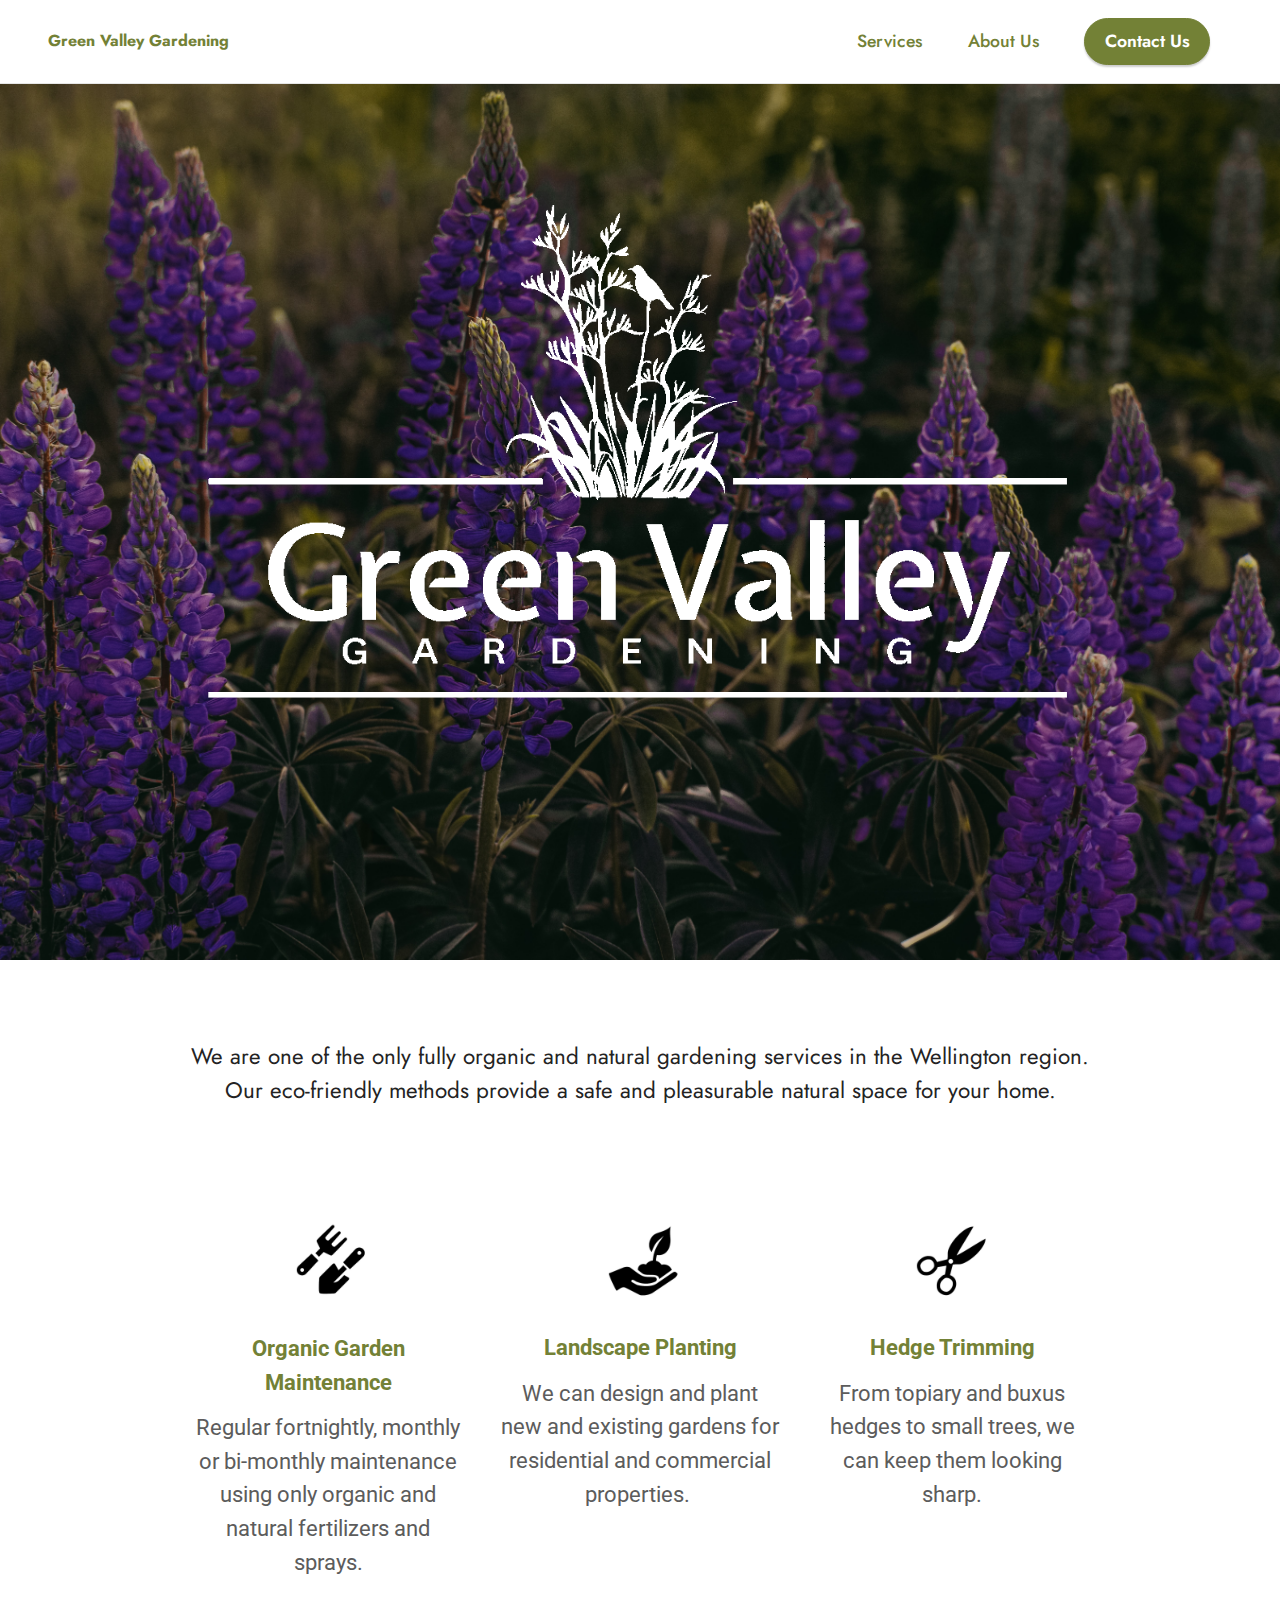
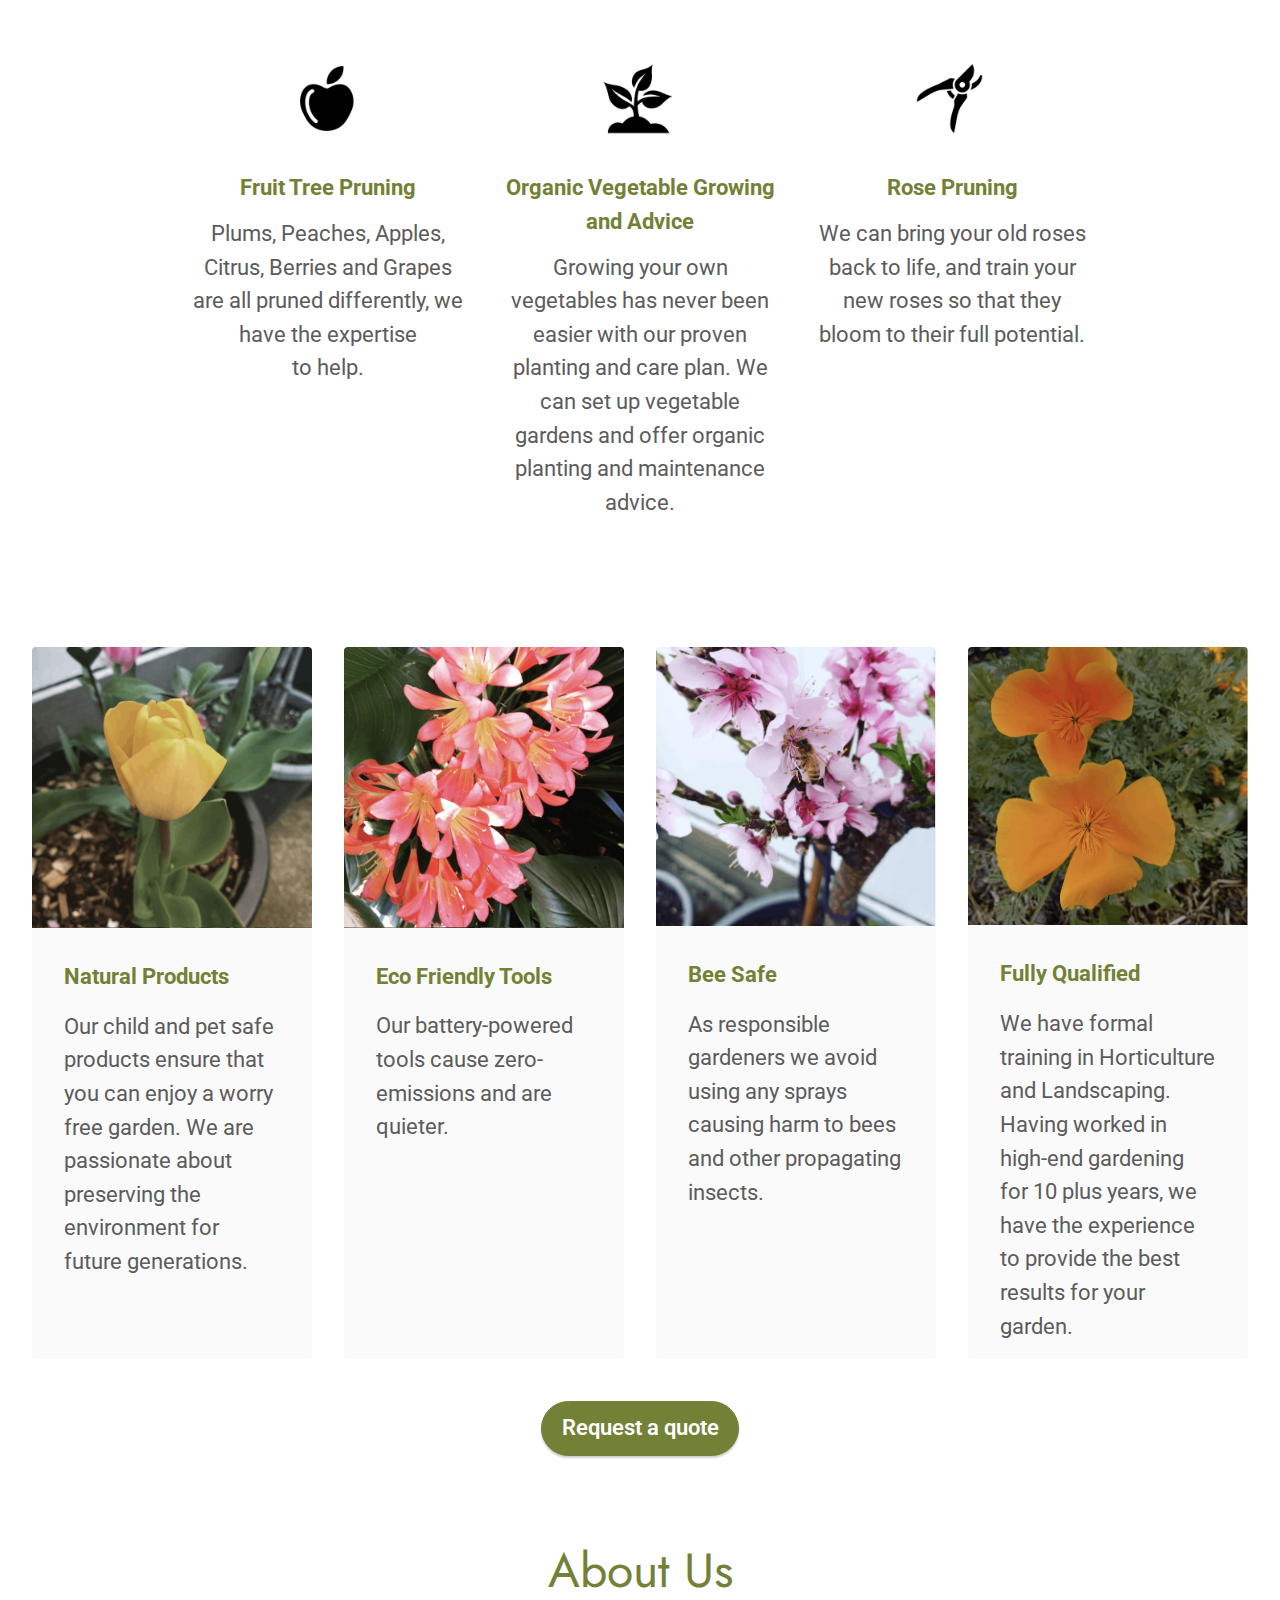
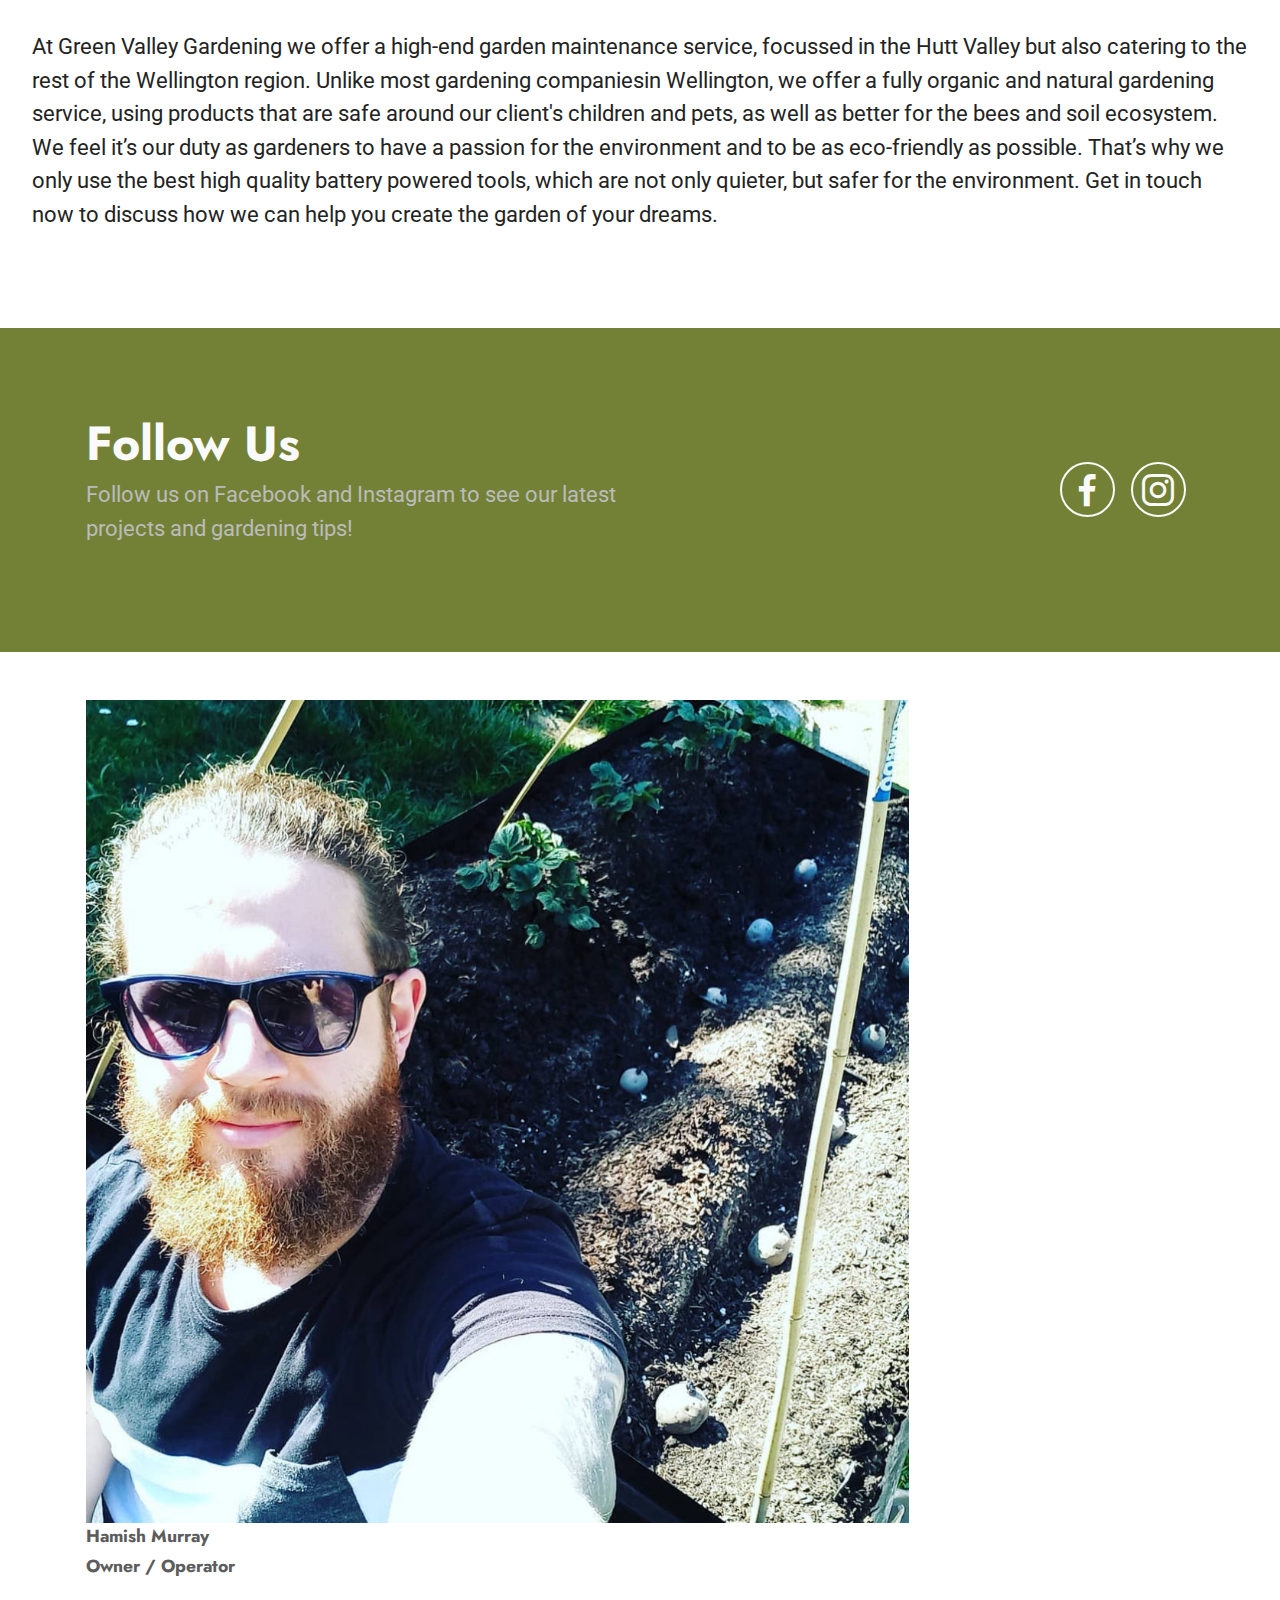
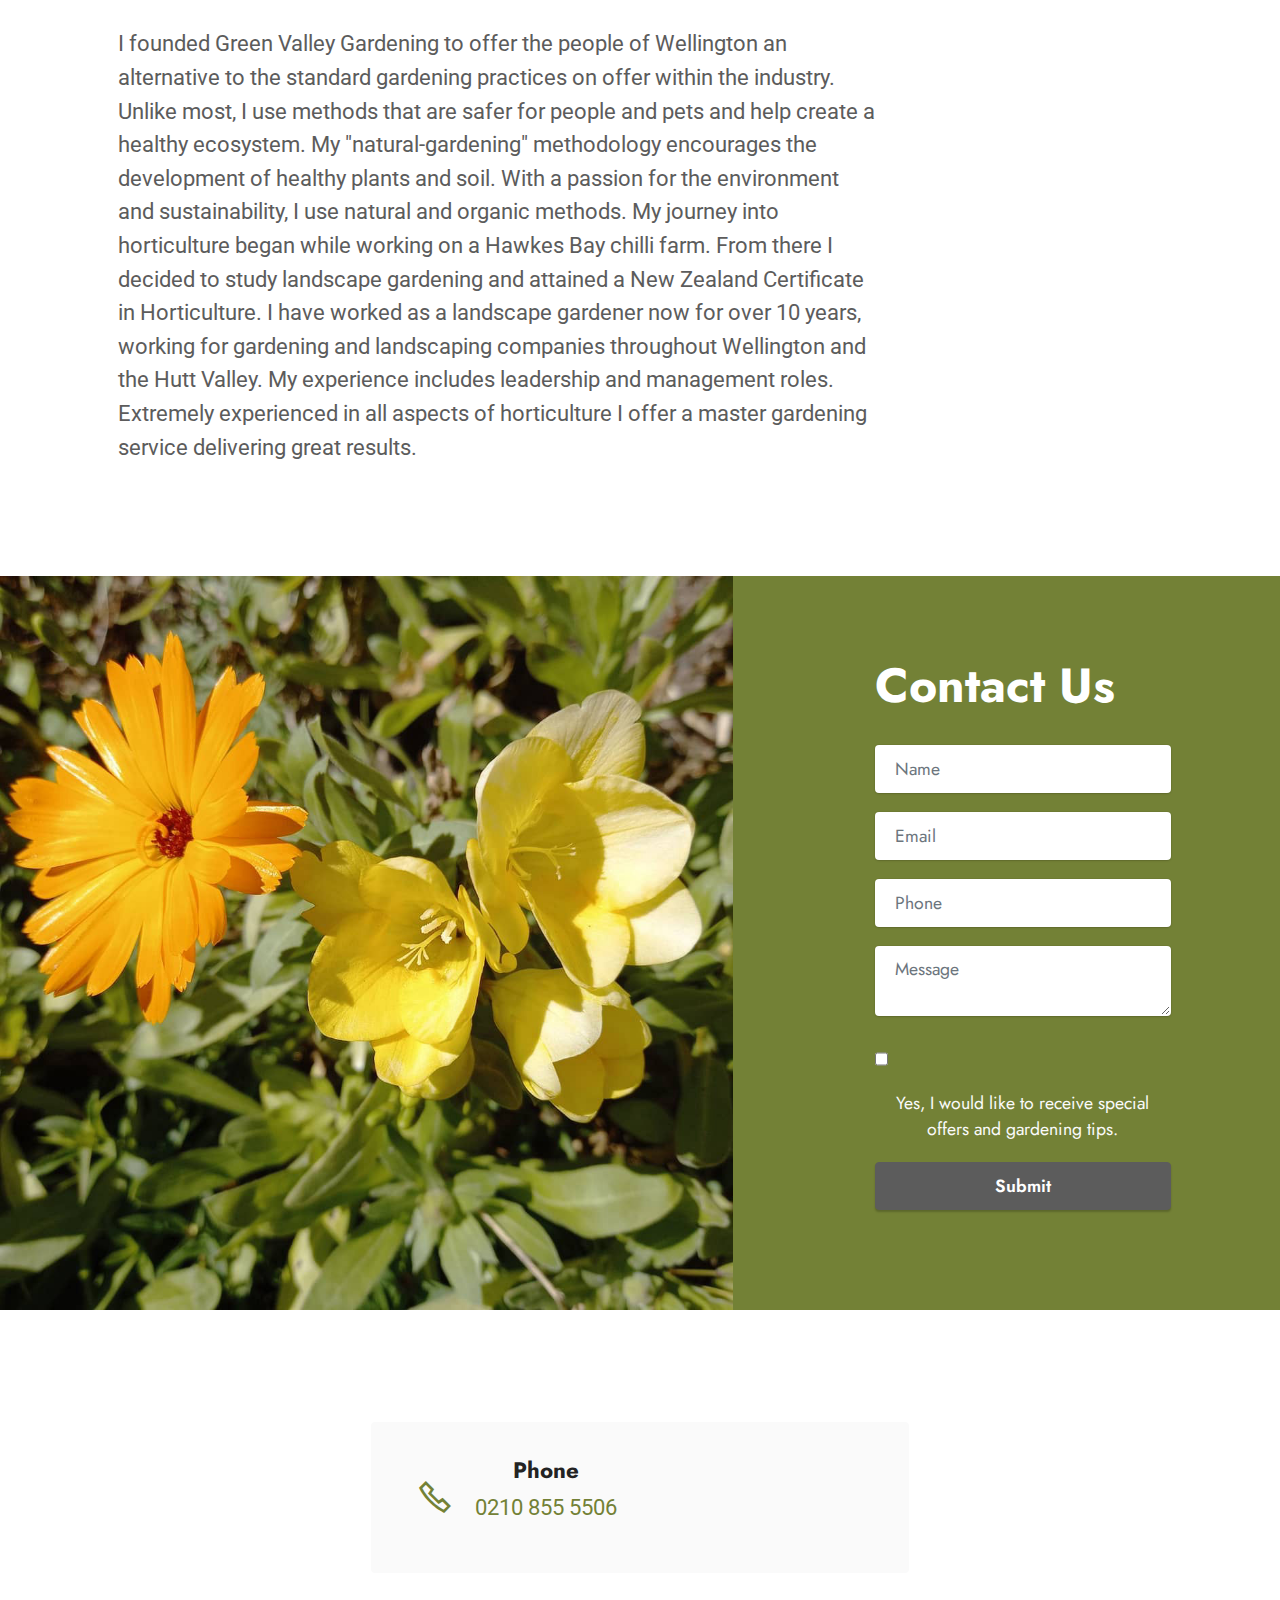
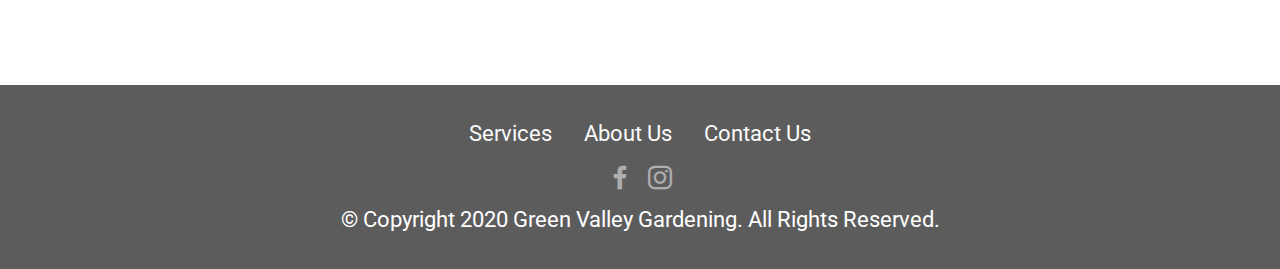
<file: index.html>
<!DOCTYPE html>
<html>
<head>
    <meta charset="UTF-8">
    <meta http-equiv="X-UA-Compatible" content="IE=edge">
    <meta name="viewport" content="width=device-width, initial-scale=1, minimum-scale=1">
    <link rel="shortcut icon" href="assets/images/greenvalleygardening-logo-121x121.jpg" type="image/x-icon">
    <meta name="description" content="">

    <title>Green Valley Gardening - Home Page</title>
    <link rel="stylesheet" href="assets/web/assets/mobirise-icons2/mobirise2.css">
    <link rel="stylesheet" href="assets/tether/tether.min.css">
    <link rel="stylesheet" href="assets/bootstrap/css/bootstrap.min.css">
    <link rel="stylesheet" href="assets/bootstrap/css/bootstrap-grid.min.css">
    <link rel="stylesheet" href="assets/bootstrap/css/bootstrap-reboot.min.css">
    <link rel="stylesheet" href="assets/dropdown/css/style.css">
    <link rel="stylesheet" href="assets/formstyler/jquery.formstyler.css">
    <link rel="stylesheet" href="assets/formstyler/jquery.formstyler.theme.css">
    <link rel="stylesheet" href="assets/datepicker/jquery.datetimepicker.min.css">
    <link rel="stylesheet" href="assets/socicon/css/styles.css">
    <link rel="stylesheet" href="assets/theme/css/style.css">
    <link rel="preload" as="style" href="assets/mobirise/css/mbr-additional.css">
    <link rel="stylesheet" href="assets/mobirise/css/mbr-additional2.css" type="text/css">
</head>

<body>
    <section class="menu cid-s48OLK6784" once="menu" id="menu1-h">
        <nav class="navbar navbar-dropdown navbar-fixed-top navbar-expand-lg">
            <div class="container-fluid">
                <div class="navbar-brand">
                    <span class="navbar-caption-wrap"><a class="navbar-caption text-primary display-4" href="">Green Valley Gardening</a></span>
                </div>
                <button class="navbar-toggler" type="button" data-toggle="collapse"
                    data-target="#navbarSupportedContent" aria-controls="navbarNavAltMarkup" aria-expanded="false"
                    aria-label="Toggle navigation">
                    <div class="hamburger">
                        <span></span>
                        <span></span>
                        <span></span>
                        <span></span>
                    </div>
                </button>
                <div class="collapse navbar-collapse" id="navbarSupportedContent">
                    <ul class="navbar-nav nav-dropdown" data-app-modern-menu="true">
                        <li class="nav-item"><a class="nav-link link text-primary display-4"
                                href="#features1-z">Services</a></li>
                        <li class="nav-item"><a class="nav-link link text-primary display-4" href="#content4-w">About Us</a></li>
                    </ul>
                    <div class="navbar-buttons mbr-section-btn">
                        <a class="btn btn-primary display-4" href="#form3-10">Contact Us</a></div>
                </div>
            </div>
        </nav>

    </section>

    <section class="header3 cid-sbRyqXCuqY mbr-fullscreen" id="header3-17">

        <div class="align-center container">
            <div class="row justify-content-center">
                <div class="col-12 hp-hero">
                    <img src="assets/images/GVG-Logo-White.png" alt="Green Valley Gardening"
                        class="hp-logo responsive" />
                </div>
            </div>
        </div>
    </section>

    <section class="content4 cid-sbd4ywxCWH" id="content4-13">

        <div class="container">
            <div class="row justify-content-center">
                <div class="title col-md-12 col-lg-10">
                    <h4 class="mbr-section-subtitle align-center mbr-fonts-style mb-4 display-5 custom-text1 ">We are one of the only fully organic and natural gardening services in the Wellington region.<div>Our eco-friendly methods provide a safe and pleasurable natural space for your home.</div></h4>
                </div>
            </div>
        </div>
    </section>
    <section class="features24 cid-sb2yo8gNjY" id="features1-z">
        <div class="container-fluid">
            <div class="row">
                <div class="card col-12 col-md-6 col-lg-3">
                    <div class="card-wrapper">
                        <div class="card-box align-center">
                            <div class="iconfont-wrapper">
                                <img src="assets/images/maintenance.png" alt="organic garden maintenance" class="custom-icon">
                            </div>
                            <h5 class="card-title mbr-fonts-style display-7"><strong>Organic Garden Maintenance</strong>
                            </h5>
                            <p class="card-text mbr-fonts-style display-7">Regular fortnightly, monthly or bi-monthly maintenance using only organic and natural fertilizers and<br>sprays.</p>
                        </div>
                    </div>
                </div>
                <div class="card col-12 col-md-6 col-lg-3">
                    <div class="card-wrapper">
                        <div class="card-box align-center">
                            <div class="iconfont-wrapper">
                                <img src="assets/images/planting.png" alt="landscape planting" class="custom-icon">
                            </div>
                            <h5 class="card-title mbr-fonts-style display-7"><strong>Landscape Planting</strong></h5>
                            <p class="card-text mbr-fonts-style display-7">We can design and plant new and existing gardens for residential and commercial properties.&nbsp;<br><br></p>
                        </div>
                    </div>
                </div>
                <div class="card col-12 col-md-6 col-lg-3">
                    <div class="card-wrapper">
                        <div class="card-box align-center">
                            <div class="iconfont-wrapper">
                                <img src="assets/images/hedge-trimming.png" alt="hedge trimmimg" class="custom-icon">
                            </div>
                            <h5 class="card-title mbr-fonts-style display-7"><strong>Hedge Trimming</strong></h5>
                            <p class="card-text mbr-fonts-style display-7">From topiary and buxus hedges to small trees, we can keep them looking sharp.</p>
                        </div>
                    </div>
                </div>

            </div>
        </div>
    </section>

    <section class="features24 cid-sbQysEsg6J" id="features1-14">

        <div class="container-fluid">
            <div class="row">

                <div class="card col-12 col-md-6 col-lg-3">
                    <div class="card-wrapper">
                        <div class="card-box align-center">
                            <div class="iconfont-wrapper">
                                <img src="assets/images/fruit-tree.png" alt="fruit tree pruning" class="custom-icon">
                            </div>
                            <h5 class="card-title mbr-fonts-style display-7"><strong>Fruit Tree Pruning</strong></h5>
                            <p class="card-text mbr-fonts-style display-7">Plums, Peaches, Apples, Citrus, Berries and Grapes are all pruned differently, we have the expertise<br>to help.</p>
                        </div>
                    </div>
                </div>
                <div class="card col-12 col-md-6 col-lg-3">
                    <div class="card-wrapper">
                        <div class="card-box align-center">
                            <div class="iconfont-wrapper">
                                <img src="assets/images/vege-growing.png" alt="organic vegetable growing"
                                    class="custom-icon">
                            </div>
                            <h5 class="card-title mbr-fonts-style display-7"><strong>Organic Vegetable Growing and Advice</strong></h5>
                            <p class="card-text mbr-fonts-style display-7">Growing your own vegetables has never been easier with our proven planting and care plan. We can set up vegetable gardens and offer organic planting and maintenance advice.</p>
                        </div>
                    </div>
                </div>
                <div class="card col-12 col-md-6 col-lg-3">
                    <div class="card-wrapper">
                        <div class="card-box align-center">
                            <div class="iconfont-wrapper">
                                <img src="assets/images/rose-pruning.png" alt="rose pruning" class="custom-icon">
                            </div>
                            <h5 class="card-title mbr-fonts-style display-7"><strong>Rose Pruning</strong></h5>
                            <p class="card-text mbr-fonts-style display-7">We can bring your old roses back to life, and train your new roses so that they bloom to their full potential.</p>
                        </div>
                    </div>
                </div>

            </div>
        </div>
    </section>

    <section class="features2 cid-saZYGx7tGS" id="features3-k">
        <div class="container-fluid">
            <div class="row mt-4">
                <div class="item features-image сol-12 col-md-6 col-lg-3">
                    <div class="item-wrapper">
                        <div class="item-img">
                            <img src="assets/images/screen-shot-2020-09-19-at-2.50.46-am-696x698.png" alt="">
                        </div>
                        <div class="item-content">
                            <h5 class="item-title mbr-fonts-style display-7"><strong>Natural Products</strong></h5>
                            <p class="mbr-text mbr-fonts-style mt-3 display-7">Our child and pet safe products ensure that you can enjoy a worry free garden. We are passionate about preserving the environment for future generations.</p>
                        </div>
                    </div>
                </div>
                <div class="item features-image сol-12 col-md-6 col-lg-3">
                    <div class="item-wrapper">
                        <div class="item-img">
                            <img src="assets/images/screen-shot-2020-09-19-at-2.51.04-am-696x697.png" alt="">
                        </div>
                        <div class="item-content">
                            <h5 class="item-title mbr-fonts-style display-7"><strong>Eco Friendly Tools</strong></h5>

                            <p class="mbr-text mbr-fonts-style mt-3 display-7">Our battery-powered tools cause zero-emissions and are quieter.</p>
                        </div>
                    </div>
                </div>
                <div class="item features-image сol-12 col-md-6 col-lg-3">
                    <div class="item-wrapper">
                        <div class="item-img">
                            <img src="assets/images/screen-shot-2020-09-19-at-2.53.02-am-1166x1160.png" alt="">
                        </div>
                        <div class="item-content">
                            <h5 class="item-title mbr-fonts-style display-7"><strong>Bee
                                    Safe</strong><strong><br></strong></h5>

                            <p class="mbr-text mbr-fonts-style mt-3 display-7"> As responsible gardeners we avoid using any sprays causing harm to bees and other propagating insects.<br></p>
                        </div>
                    </div>
                </div>
                <div class="item features-image сol-12 col-md-6 col-lg-3">
                    <div class="item-wrapper">
                        <div class="item-img">
                            <img src="assets/images/screen-shot-2020-09-19-at-2.52.28-am-1166x1158.png" alt="">
                        </div>
                        <div class="item-content">
                            <h5 class="item-title mbr-fonts-style display-7"><strong>Fully Qualified</strong></h5>
                            <p class="mbr-text mbr-fonts-style mt-3 display-7">We have formal training in Horticulture and Landscaping. Having worked in high-end gardening for 10 plus years, we have the experience to provide the best results for your garden.</p>
                        </div>
                    </div>
                </div>
            </div>
        </div>
        <div class="row justify-content-center">
            <div class="mbr-section-btn item-footer mt-2"><a href="" class="btn btn-primary item-btn display-7" target="_blank">Request a quote</a></div>
        </div>
    </section>
    <section class="content4 cid-sb0451GofT" id="content4-w">
        <div class="container-fluid">
            <div class="row justify-content-center">
                <div class="title col-md-12 col-lg-12">
                    <h3 class="mbr-section-title mbr-fonts-style align-center mb-4 display-2">
                        About Us
                    </h3>
                    <p class="mbr-text mbr-fonts-style mt-3 display-7 justify-content-justify">At Green Valley Gardening we offer a high-end
                        garden maintenance service, focussed in the Hutt Valley but also catering to the rest of the
                        Wellington region. Unlike most gardening companiesin Wellington, we offer a fully organic and
                        natural gardening service, using products that are safe around our client's children and pets,
                        as well as better for the bees and soil ecosystem. We feel it’s our duty as gardeners to have a
                        passion for the environment and to be as eco-friendly as possible. That’s why we only use the
                        best high quality battery powered tools, which are not only quieter, but safer for the
                        environment. Get in touch now to discuss how we can help you create the garden of your dreams.
                    </p>
                </div>
            </div>
        </div>

    </section>

    <section class="contacts4 cid-sbS6VmquQh" id="contacts4-18">

        <div class="container">
            <div class="row align-items-center justify-content-center">
                <div class="text-content col-12 col-md-6">
                    <h2 class="mbr-section-title mbr-fonts-style display-2">
                        <strong>Follow Us</strong>
                    </h2>
                    <p class="mbr-text mbr-fonts-style display-7">Follow us on Facebook and Instagram to see our latest
                        projects and gardening tips!</p>
                </div>
                <div class="icons d-flex align-items-center col-12 col-md-6 justify-content-end mt-md-0 mt-2 flex-wrap">
                    <a href="https://www.facebook.com/greenvalleygardeningnz" target="_blank">
                        <span class="socicon-facebook socicon mbr-iconfont mbr-iconfont-social"></span>
                    </a>
                    <a href="https://www.instagram.com/greenvalleygardening/" target="_blank">
                        <span class="socicon-instagram socicon mbr-iconfont mbr-iconfont-social"></span>
                    </a>
                </div>
            </div>
        </div>

    </section>

    <section class="testimonials1 cid-sbQGal19Zs" id="testimonials1-15">



        <div class="container">

            <div class="row align-items-center">
                <div class="col-12 col-lg-9">
                    <div class="image-wrapper">
                        <figure>
                            <img src="assets/images/hamish1-1076x1076.jpg" alt="Hamish Murray" />
                            <figcaption id="img-caption">
                                <p class="name mbr-fonts-style mb-1 display-4">
                                    <strong>Hamish Murray</strong></p>
                                <p class="position mbr-fonts-style display-4">
                                    <strong>Owner / Operator</strong></p>
                            </figcaption>
                        </figure>

                    </div>

                    <div class="text-wrapper">
                        <p class="mbr-text mbr-fonts-style mb-3 display-7">I founded Green Valley Gardening to offer the
                            people of Wellington an alternative to the standard gardening practices on offer within the
                            industry. Unlike most, I use methods that are safer for people and pets and help create a
                            healthy ecosystem. My "natural-gardening" methodology encourages the development of healthy
                            plants and soil. With a passion for the environment and sustainability, I use natural and
                            organic methods. My journey into horticulture began while working on a Hawkes Bay chilli
                            farm. From there I decided to study landscape gardening and attained a New Zealand
                            Certificate in Horticulture. I have worked as a landscape gardener now for over 10
                            years, working for gardening and landscaping companies throughout Wellington and the Hutt
                            Valley. My experience includes leadership and management roles. Extremely experienced in all
                            aspects of horticulture I offer a master gardening service delivering great results.</p>
                    </div>
                </div>
            </div>
        </div>
    </section>

    <section class="form3 cid-sb2yG0FCTA" id="form3-10">

        <div class="mbr-container">
            <div class="row justify-content-center">
                <div class="col-lg-7 col-12">
                    <div class="image-wrapper">
                        <img class="w-100" src="assets/images/flowers1-1080x1080.jpg" alt="Fresias and Daisies">
                    </div>
                </div>
                <div class="col-lg-3 offset-lg-1 mbr-form" data-form-type="formoid">
                    <form action="" method="POST" class="mbr-form form-with-styler" data-form-title="Form Name"><input
                            type="hidden" name="email" data-form-email="true"
                            value="jkdE2aKjZYBsBuCcHs0cl5cJ3MTiPXCfsloyUUJRkfikDh2l8ppRIsH7rG23AJ94fGMgFJ7NvHVPYTSb0Z0DrOxiHqLaPDLzL+QXQkQWuDXiWNPpyGaOxGmWS65/YHJp">
                        <div class="">
                            <div hidden="hidden" data-form-alert="" class="alert alert-success col-12">Thanks for
                                filling out the form!</div>
                            <div hidden="hidden" data-form-alert-danger="" class="alert alert-danger col-12">Oops...!
                                some problem!</div>
                        </div>
                        <div class="dragArea row">
                            <div class="col-lg-12 col-md-12 col-sm-12">
                                <h1 class="mbr-section-title mb-4 display-2">
                                    <strong>Contact Us</strong></h1>
                            </div>
                            <div class="col-lg-12 col-md-12 col-sm-12">

                            </div>
                            <div data-for="name" class="col-lg-12 col-md col-sm-12 form-group">
                                <input type="text" name="name" placeholder="Name" data-form-field="name"
                                    class="form-control" value="" id="name-form3-10">
                            </div>
                            <div class="col-lg-12 col-md col-sm-12 form-group" data-for="email">
                                <input type="email" name="email" placeholder="Email" data-form-field="email"
                                    class="form-control" value="" id="email-form3-10">
                            </div>
                            <div class="col-lg-12 col-md col-sm-12 form-group" data-for="phone">
                                <input type="tel" name="tel" placeholder="Phone" data-form-field="tel"
                                    class="form-control" value="" id="tel-form3-10">
                            </div>
                            <div class="col-lg-12 col-md col-sm-12 form-group" data-for="message">
                                <textarea name="requirements" placeholder="Message" data-form-field="requirements"
                                    class="form-control" value="" id="requirements-form3-10"></textarea>
                            </div>
                            <div class="col-lg-12 col-md col-sm-12 form-group" data-for="newsletter">
                                <input type="checkbox" id="newsletter" class="form-control-lg">
                                <label
                                    class="mbr-text mb-0 mbr-fonts-style mbr-white align-center display-4 mbr-fonts-style text-white"
                                    for="newsletter">Yes, I would like to receive special offers and gardening
                                    tips.</label>
                            </div>
                            <!-- <div class="col-lg-12 col-md col-sm-12 form-group" data-for="newsletter">
                            <input type="checkbox" id="newsletter" class="form-control-lg">
                            <label class="mbr-text mb-0 mbr-fonts-style mbr-white align-center display-4 mbr-fonts-style text-white" for="newsletter">Yes, I would like to receive special offers and gardening tips.</label>
                        </div>                                                 -->
                            <div class="col-md-auto col-12 mbr-section-btn"><button type="submit"
                                    class="btn btn-secondary display-4">Submit</button></div>
                        </div>
                    </form>
                </div>
                <div class="offset-lg-1"></div>
            </div>
        </div>
    </section>

    <section class="contacts2 cid-sbSsdrXjsg" id="contacts2-19">
        <div class="container">
            <div class="row justify-content-center mt-4">
                <div class="card col-12 col-md-6">
                    <div class="card-wrapper">
                        <div class="image-wrapper">
                            <span class="mbr-iconfont mobi-mbri-phone mobi-mbri"></span>
                        </div>
                        <div class="text-wrapper">
                            <h6 class="card-title mbr-fonts-style mb-1 display-5">
                                <strong>Phone</strong>
                            </h6>
                            <p class="mbr-text mbr-fonts-style display-7">
                                <a href="tel:+642108555506" class="text-primary">0210 855 5506</a>
                            </p>
                        </div>
                    </div>
                </div>
            </div>
        </div>
    </section>

    <section class="footer3 cid-sb09lEOYSP" once="footers" id="footer3-x">

        <div class="container">
            <div class="media-container-row align-center mbr-white">
                <div class="row row-links">
                    <ul class="foot-menu">
                        <li class="foot-menu-item mbr-fonts-style display-7">
                            <a class="text-white" href="#features1-z" target="_blank">Services</a>
                        </li>
                        <li class="foot-menu-item mbr-fonts-style display-7">
                            <a class="text-white" href="#content4-w">About Us</a>
                        </li>
                        <li class="foot-menu-item mbr-fonts-style display-7">
                            <a class="text-white" href="#form3-10" target="_blank">Contact Us</a>
                        </li>
                    </ul>
                </div>
                <div class="row social-row">
                    <div class="social-list align-right pb-2">
                        <div class="soc-item">
                            <a href="https://www.facebook.com/greenvalleygardeningnz" target="_blank">
                                <span class="socicon-facebook socicon mbr-iconfont mbr-iconfont-social"></span>
                            </a>
                        </div>
                        <div class="soc-item">
                            <a href="https://www.instagram.com/greenvalleygardening/" target="_blank">
                                <span class="socicon-instagram socicon mbr-iconfont mbr-iconfont-social"></span>
                            </a>
                        </div>
                    </div>
                </div>
                <div class="row row-copirayt">
                    <p class="mbr-text mb-0 mbr-fonts-style mbr-white align-center display-7">
                        © Copyright 2020 Green Valley Gardening. All Rights Reserved.
                    </p>
                </div>
            </div>
        </div>
    </section>

</body>

</html>
</file>
<file: assets/web/assets/mobirise-icons2/mobirise2.css>
@font-face {
  font-family: 'Moririse2';
  font-display: swap;
  src:  url('mobirise2.eot?f2bix4');
  src:  url('mobirise2.eot?f2bix4#iefix') format('embedded-opentype'),
    url('mobirise2.ttf?f2bix4') format('truetype'),
    url('mobirise2.woff?f2bix4') format('woff'),
    url('mobirise2.svg?f2bix4#mobirise2') format('svg');
  font-weight: normal;
  font-style: normal;
}

[class^="mobi-"], [class*=" mobi-"] {
  /* use !important to prevent issues with browser extensions that change fonts */
  font-family: 'Moririse2' !important;
  speak: none;
  font-style: normal;
  font-weight: normal;
  font-variant: normal;
  text-transform: none;
  line-height: 1;

  /* Better Font Rendering =========== */
  -webkit-font-smoothing: antialiased;
  -moz-osx-font-smoothing: grayscale;
}

.mobi-mbri-add-submenu:before {
  content: "\e900";
}
.mobi-mbri-alert:before {
  content: "\e901";
}
.mobi-mbri-align-center:before {
  content: "\e902";
}
.mobi-mbri-align-justify:before {
  content: "\e903";
}
.mobi-mbri-align-left:before {
  content: "\e904";
}
.mobi-mbri-align-right:before {
  content: "\e905";
}
.mobi-mbri-android:before {
  content: "\e906";
}
.mobi-mbri-apple:before {
  content: "\e907";
}
.mobi-mbri-arrow-down:before {
  content: "\e908";
}
.mobi-mbri-arrow-next:before {
  content: "\e909";
}
.mobi-mbri-arrow-prev:before {
  content: "\e90a";
}
.mobi-mbri-arrow-up:before {
  content: "\e90b";
}
.mobi-mbri-bold:before {
  content: "\e90c";
}
.mobi-mbri-bookmark:before {
  content: "\e90d";
}
.mobi-mbri-bootstrap:before {
  content: "\e90e";
}
.mobi-mbri-briefcase:before {
  content: "\e90f";
}
.mobi-mbri-browse:before {
  content: "\e910";
}
.mobi-mbri-bulleted-list:before {
  content: "\e911";
}
.mobi-mbri-calendar:before {
  content: "\e912";
}
.mobi-mbri-camera:before {
  content: "\e913";
}
.mobi-mbri-cart-add:before {
  content: "\e914";
}
.mobi-mbri-cart-full:before {
  content: "\e915";
}
.mobi-mbri-cash:before {
  content: "\e916";
}
.mobi-mbri-change-style:before {
  content: "\e917";
}
.mobi-mbri-chat:before {
  content: "\e918";
}
.mobi-mbri-clock:before {
  content: "\e919";
}
.mobi-mbri-close:before {
  content: "\e91a";
}
.mobi-mbri-cloud:before {
  content: "\e91b";
}
.mobi-mbri-code:before {
  content: "\e91c";
}
.mobi-mbri-contact-form:before {
  content: "\e91d";
}
.mobi-mbri-credit-card:before {
  content: "\e91e";
}
.mobi-mbri-cursor-click:before {
  content: "\e91f";
}
.mobi-mbri-cust-feedback:before {
  content: "\e920";
}
.mobi-mbri-database:before {
  content: "\e921";
}
.mobi-mbri-delivery:before {
  content: "\e922";
}
.mobi-mbri-desktop:before {
  content: "\e923";
}
.mobi-mbri-devices:before {
  content: "\e924";
}
.mobi-mbri-down:before {
  content: "\e925";
}
.mobi-mbri-download-2:before {
  content: "\e926";
}
.mobi-mbri-download:before {
  content: "\e927";
}
.mobi-mbri-drag-n-drop-2:before {
  content: "\e928";
}
.mobi-mbri-drag-n-drop:before {
  content: "\e929";
}
.mobi-mbri-edit-2:before {
  content: "\e92a";
}
.mobi-mbri-edit:before {
  content: "\e92b";
}
.mobi-mbri-error:before {
  content: "\e92c";
}
.mobi-mbri-extension:before {
  content: "\e92d";
}
.mobi-mbri-features:before {
  content: "\e92e";
}
.mobi-mbri-file:before {
  content: "\e92f";
}
.mobi-mbri-flag:before {
  content: "\e930";
}
.mobi-mbri-folder:before {
  content: "\e931";
}
.mobi-mbri-gift:before {
  content: "\e932";
}
.mobi-mbri-github:before {
  content: "\e933";
}
.mobi-mbri-globe-2:before {
  content: "\e934";
}
.mobi-mbri-globe:before {
  content: "\e935";
}
.mobi-mbri-growing-chart:before {
  content: "\e936";
}
.mobi-mbri-hearth:before {
  content: "\e937";
}
.mobi-mbri-help:before {
  content: "\e938";
}
.mobi-mbri-home:before {
  content: "\e939";
}
.mobi-mbri-hot-cup:before {
  content: "\e93a";
}
.mobi-mbri-idea:before {
  content: "\e93b";
}
.mobi-mbri-image-gallery:before {
  content: "\e93c";
}
.mobi-mbri-image-slider:before {
  content: "\e93d";
}
.mobi-mbri-info:before {
  content: "\e93e";
}
.mobi-mbri-italic:before {
  content: "\e93f";
}
.mobi-mbri-key:before {
  content: "\e940";
}
.mobi-mbri-laptop:before {
  content: "\e941";
}
.mobi-mbri-layers:before {
  content: "\e942";
}
.mobi-mbri-left-right:before {
  content: "\e943";
}
.mobi-mbri-left:before {
  content: "\e944";
}
.mobi-mbri-letter:before {
  content: "\e945";
}
.mobi-mbri-like:before {
  content: "\e946";
}
.mobi-mbri-link:before {
  content: "\e947";
}
.mobi-mbri-lock:before {
  content: "\e948";
}
.mobi-mbri-login:before {
  content: "\e949";
}
.mobi-mbri-logout:before {
  content: "\e94a";
}
.mobi-mbri-magic-stick:before {
  content: "\e94b";
}
.mobi-mbri-map-pin:before {
  content: "\e94c";
}
.mobi-mbri-menu:before {
  content: "\e94d";
}
.mobi-mbri-mobile-2:before {
  content: "\e94e";
}
.mobi-mbri-mobile-horizontal:before {
  content: "\e94f";
}
.mobi-mbri-mobile:before {
  content: "\e950";
}
.mobi-mbri-mobirise:before {
  content: "\e951";
}
.mobi-mbri-more-horizontal:before {
  content: "\e952";
}
.mobi-mbri-more-vertical:before {
  content: "\e953";
}
.mobi-mbri-music:before {
  content: "\e954";
}
.mobi-mbri-new-file:before {
  content: "\e955";
}
.mobi-mbri-numbered-list:before {
  content: "\e956";
}
.mobi-mbri-opened-folder:before {
  content: "\e957";
}
.mobi-mbri-pages:before {
  content: "\e958";
}
.mobi-mbri-paper-plane:before {
  content: "\e959";
}
.mobi-mbri-paperclip:before {
  content: "\e95a";
}
.mobi-mbri-phone:before {
  content: "\e95b";
}
.mobi-mbri-photo:before {
  content: "\e95c";
}
.mobi-mbri-photos:before {
  content: "\e95d";
}
.mobi-mbri-pin:before {
  content: "\e95e";
}
.mobi-mbri-play:before {
  content: "\e95f";
}
.mobi-mbri-plus:before {
  content: "\e960";
}
.mobi-mbri-preview:before {
  content: "\e961";
}
.mobi-mbri-print:before {
  content: "\e962";
}
.mobi-mbri-protect:before {
  content: "\e963";
}
.mobi-mbri-question:before {
  content: "\e964";
}
.mobi-mbri-quote-left:before {
  content: "\e965";
}
.mobi-mbri-quote-right:before {
  content: "\e966";
}
.mobi-mbri-redo:before {
  content: "\e967";
}
.mobi-mbri-refresh:before {
  content: "\e968";
}
.mobi-mbri-responsive-2:before {
  content: "\e969";
}
.mobi-mbri-responsive:before {
  content: "\e96a";
}
.mobi-mbri-right:before {
  content: "\e96b";
}
.mobi-mbri-rocket:before {
  content: "\e96c";
}
.mobi-mbri-sad-face:before {
  content: "\e96d";
}
.mobi-mbri-sale:before {
  content: "\e96e";
}
.mobi-mbri-save:before {
  content: "\e96f";
}
.mobi-mbri-search:before {
  content: "\e970";
}
.mobi-mbri-setting-2:before {
  content: "\e971";
}
.mobi-mbri-setting-3:before {
  content: "\e972";
}
.mobi-mbri-setting:before {
  content: "\e973";
}
.mobi-mbri-share:before {
  content: "\e974";
}
.mobi-mbri-shopping-bag:before {
  content: "\e975";
}
.mobi-mbri-shopping-basket:before {
  content: "\e976";
}
.mobi-mbri-shopping-cart:before {
  content: "\e977";
}
.mobi-mbri-sites:before {
  content: "\e978";
}
.mobi-mbri-smile-face:before {
  content: "\e979";
}
.mobi-mbri-speed:before {
  content: "\e97a";
}
.mobi-mbri-star:before {
  content: "\e97b";
}
.mobi-mbri-success:before {
  content: "\e97c";
}
.mobi-mbri-sun:before {
  content: "\e97d";
}
.mobi-mbri-sun2:before {
  content: "\e97e";
}
.mobi-mbri-tablet-vertical:before {
  content: "\e97f";
}
.mobi-mbri-tablet:before {
  content: "\e980";
}
.mobi-mbri-target:before {
  content: "\e981";
}
.mobi-mbri-timer:before {
  content: "\e982";
}
.mobi-mbri-to-ftp:before {
  content: "\e983";
}
.mobi-mbri-to-local-drive:before {
  content: "\e984";
}
.mobi-mbri-touch-swipe:before {
  content: "\e985";
}
.mobi-mbri-touch:before {
  content: "\e986";
}
.mobi-mbri-trash:before {
  content: "\e987";
}
.mobi-mbri-underline:before {
  content: "\e988";
}
.mobi-mbri-undo:before {
  content: "\e989";
}
.mobi-mbri-unlink:before {
  content: "\e98a";
}
.mobi-mbri-unlock:before {
  content: "\e98b";
}
.mobi-mbri-up-down:before {
  content: "\e98c";
}
.mobi-mbri-up:before {
  content: "\e98d";
}
.mobi-mbri-update:before {
  content: "\e98e";
}
.mobi-mbri-upload-2:before {
  content: "\e98f";
}
.mobi-mbri-upload:before {
  content: "\e990";
}
.mobi-mbri-user-2:before {
  content: "\e991";
}
.mobi-mbri-user:before {
  content: "\e992";
}
.mobi-mbri-users:before {
  content: "\e993";
}
.mobi-mbri-video-play:before {
  content: "\e994";
}
.mobi-mbri-video:before {
  content: "\e995";
}
.mobi-mbri-watch:before {
  content: "\e996";
}
.mobi-mbri-website-theme-2:before {
  content: "\e997";
}
.mobi-mbri-website-theme:before {
  content: "\e998";
}
.mobi-mbri-wifi:before {
  content: "\e999";
}
.mobi-mbri-windows:before {
  content: "\e99a";
}
.mobi-mbri-zoom-in:before {
  content: "\e99b";
}
.mobi-mbri-zoom-out:before {
  content: "\e99c";
}
</file>
<file: assets/dropdown/css/style.css>
.navbar-dropdown {
  left: 0;
  padding: 0;
  position: absolute;
  right: 0;
  top: 0;
  transition: all 0.45s ease;
  z-index: 1030;
  background: #282828; }
  .navbar-dropdown .navbar-logo {
    margin-right: 0.8rem;
    transition: margin 0.3s ease-in-out;
    vertical-align: middle; }
    .navbar-dropdown .navbar-logo img {
      height: 3.125rem;
      transition: all 0.3s ease-in-out; }
    .navbar-dropdown .navbar-logo.mbr-iconfont {
      font-size: 3.125rem;
      line-height: 3.125rem; }
  .navbar-dropdown .navbar-caption {
    font-family: 'Jost', sans-serif;
    font-size: 1rem;
    line-height: 1.9;
    font-weight: 700;
    white-space: normal;
    vertical-align: -4px;
    line-height: 3.125rem !important; }
    .navbar-dropdown .navbar-caption, .navbar-dropdown .navbar-caption:hover {
      color: inherit;
      text-decoration: none; }
  .navbar-dropdown .mbr-iconfont + .navbar-caption {
    vertical-align: -1px; }
  .navbar-dropdown.navbar-fixed-top {
    position: fixed; }
  .navbar-dropdown .navbar-brand span {
    vertical-align: -4px; }
  .navbar-dropdown.bg-color.transparent {
    background: none; }
  .navbar-dropdown.navbar-short .navbar-brand {
    padding: 0.625rem 0; }
    .navbar-dropdown.navbar-short .navbar-brand span {
      vertical-align: -1px; }
  .navbar-dropdown.navbar-short .navbar-caption {
    line-height: 2.375rem !important;
    vertical-align: -2px; }
  .navbar-dropdown.navbar-short .navbar-logo {
    margin-right: 0.5rem; }
    .navbar-dropdown.navbar-short .navbar-logo img {
      height: 2.375rem; }
    .navbar-dropdown.navbar-short .navbar-logo.mbr-iconfont {
      font-size: 2.375rem;
      line-height: 2.375rem; }
  .navbar-dropdown.navbar-short .mbr-table-cell {
    height: 3.625rem; }
  .navbar-dropdown .navbar-close {
    left: 0.6875rem;
    position: fixed;
    top: 0.75rem;
    z-index: 1000; }
  .navbar-dropdown .hamburger-icon {
    content: "";
    display: inline-block;
    vertical-align: middle;
    width: 16px;
    -webkit-box-shadow: 0 -6px 0 1px #282828,0 0 0 1px #282828,0 6px 0 1px #282828;
    -moz-box-shadow: 0 -6px 0 1px #282828,0 0 0 1px #282828,0 6px 0 1px #282828;
    box-shadow: 0 -6px 0 1px #282828,0 0 0 1px #282828,0 6px 0 1px #282828; }

.dropdown-menu .dropdown-toggle[data-toggle="dropdown-submenu"]::after {
  border-bottom: 0.35em solid transparent;
  border-left: 0.35em solid;
  border-right: 0;
  border-top: 0.35em solid transparent;
  margin-left: 0.3rem; }

.dropdown-menu .dropdown-item:focus {
  outline: 0; }

.nav-dropdown {
  font-size: 0.75rem;
  font-weight: 500;
  height: auto !important; }
  .nav-dropdown .nav-btn {
    padding-left: 1rem; }
  .nav-dropdown .link {
    margin: .667em 1.667em;
    font-weight: 500;
    padding: 0;
    transition: color .2s ease-in-out; }
    .nav-dropdown .link.dropdown-toggle {
      margin-right: 2.583em; }
      .nav-dropdown .link.dropdown-toggle::after {
        margin-left: .25rem;
        border-top: 0.35em solid;
        border-right: 0.35em solid transparent;
        border-left: 0.35em solid transparent;
        border-bottom: 0; }
      .nav-dropdown .link.dropdown-toggle[aria-expanded="true"] {
        margin: 0;
        padding: 0.667em 3.263em  0.667em 1.667em; }
  .nav-dropdown .link::after,
  .nav-dropdown .dropdown-item::after {
    color: inherit; }
  .nav-dropdown .btn {
    font-size: 0.75rem;
    font-weight: 700;
    letter-spacing: 0;
    margin-bottom: 0;
    padding-left: 1.25rem;
    padding-right: 1.25rem; }
  .nav-dropdown .dropdown-menu {
    border-radius: 0;
    border: 0;
    left: 0;
    margin: 0;
    padding-bottom: 1.25rem;
    padding-top: 1.25rem;
    position: relative; }
  .nav-dropdown .dropdown-submenu {
    margin-left: 0.125rem;
    top: 0; }
  .nav-dropdown .dropdown-item {
    font-weight: 500;
    line-height: 2;
    padding: 0.3846em 4.615em 0.3846em 1.5385em;
    position: relative;
    transition: color .2s ease-in-out, background-color .2s ease-in-out; }
    .nav-dropdown .dropdown-item::after {
      margin-top: -0.3077em;
      position: absolute;
      right: 1.1538em;
      top: 50%; }
    .nav-dropdown .dropdown-item:focus, .nav-dropdown .dropdown-item:hover {
      background: none; }

@media (max-width: 767px) {
  .nav-dropdown.navbar-toggleable-sm {
    bottom: 0;
    display: none;
    left: 0;
    overflow-x: hidden;
    position: fixed;
    top: 0;
    transform: translateX(-100%);
    -ms-transform: translateX(-100%);
    -webkit-transform: translateX(-100%);
    width: 18.75rem;
    z-index: 999; } }
.nav-dropdown.navbar-toggleable-xl {
  bottom: 0;
  display: none;
  left: 0;
  overflow-x: hidden;
  position: fixed;
  top: 0;
  transform: translateX(-100%);
  -ms-transform: translateX(-100%);
  -webkit-transform: translateX(-100%);
  width: 18.75rem;
  z-index: 999; }

.nav-dropdown-sm {
  display: block !important;
  overflow-x: hidden;
  overflow: auto;
  padding-top: 3.875rem; }
  .nav-dropdown-sm::after {
    content: "";
    display: block;
    height: 3rem;
    width: 100%; }
  .nav-dropdown-sm.collapse.in ~ .navbar-close {
    display: block !important; }
  .nav-dropdown-sm.collapsing, .nav-dropdown-sm.collapse.in {
    transform: translateX(0);
    -ms-transform: translateX(0);
    -webkit-transform: translateX(0);
    transition: all 0.25s ease-out;
    -webkit-transition: all 0.25s ease-out;
    background: #282828; }
  .nav-dropdown-sm.collapsing[aria-expanded="false"] {
    transform: translateX(-100%);
    -ms-transform: translateX(-100%);
    -webkit-transform: translateX(-100%); }
  .nav-dropdown-sm .nav-item {
    display: block;
    margin-left: 0 !important;
    padding-left: 0; }
  .nav-dropdown-sm .link,
  .nav-dropdown-sm .dropdown-item {
    border-top: 1px dotted rgba(255, 255, 255, 0.1);
    font-size: 0.8125rem;
    line-height: 1.6;
    margin: 0 !important;
    padding: 0.875rem 2.4rem 0.875rem 1.5625rem !important;
    position: relative;
    white-space: normal; }
    .nav-dropdown-sm .link:focus, .nav-dropdown-sm .link:hover,
    .nav-dropdown-sm .dropdown-item:focus,
    .nav-dropdown-sm .dropdown-item:hover {
      background: rgba(0, 0, 0, 0.2) !important;
      color: #c0a375; }
  .nav-dropdown-sm .nav-btn {
    position: relative;
    padding: 1.5625rem 1.5625rem 0 1.5625rem; }
    .nav-dropdown-sm .nav-btn::before {
      border-top: 1px dotted rgba(255, 255, 255, 0.1);
      content: "";
      left: 0;
      position: absolute;
      top: 0;
      width: 100%; }
    .nav-dropdown-sm .nav-btn + .nav-btn {
      padding-top: 0.625rem; }
      .nav-dropdown-sm .nav-btn + .nav-btn::before {
        display: none; }
  .nav-dropdown-sm .btn {
    padding: 0.625rem 0; }
  .nav-dropdown-sm .dropdown-toggle[data-toggle="dropdown-submenu"]::after {
    margin-left: .25rem;
    border-top: 0.35em solid;
    border-right: 0.35em solid transparent;
    border-left: 0.35em solid transparent;
    border-bottom: 0; }
  .nav-dropdown-sm .dropdown-toggle[data-toggle="dropdown-submenu"][aria-expanded="true"]::after {
    border-top: 0;
    border-right: 0.35em solid transparent;
    border-left: 0.35em solid transparent;
    border-bottom: 0.35em solid; }
  .nav-dropdown-sm .dropdown-menu {
    margin: 0;
    padding: 0;
    position: relative;
    top: 0;
    left: 0;
    width: 100%;
    border: 0;
    float: none;
    border-radius: 0;
    background: none; }
  .nav-dropdown-sm .dropdown-submenu {
    left: 100%;
    margin-left: 0.125rem;
    margin-top: -1.25rem;
    top: 0; }

.navbar-toggleable-sm .nav-dropdown .dropdown-menu {
  position: absolute; }

.navbar-toggleable-sm .nav-dropdown .dropdown-submenu {
  left: 100%;
  margin-left: 0.125rem;
  margin-top: -1.25rem;
  top: 0; }

.navbar-toggleable-sm.opened .nav-dropdown .dropdown-menu {
  position: relative; }

.navbar-toggleable-sm.opened .nav-dropdown .dropdown-submenu {
  left: 0;
  margin-left: 00rem;
  margin-top: 0rem;
  top: 0; }

.is-builder .nav-dropdown.collapsing {
  transition: none !important; }

/*# sourceMappingURL=style.css.map */
</file>
<file: assets/socicon/css/styles.css>
@charset "UTF-8";

@font-face {
  font-family: 'Socicon';
  src:  url('../fonts/socicon.eot');
  src:  url('../fonts/socicon.eot?#iefix') format('embedded-opentype'),
    url('../fonts/socicon.woff2') format('woff2'),
    url('../fonts/socicon.ttf') format('truetype'),
    url('../fonts/socicon.woff') format('woff'),
    url('../fonts/socicon.svg#socicon') format('svg');
  font-weight: normal;
  font-style: normal;
}

[data-icon]:before {
  font-family: "socicon" !important;
  content: attr(data-icon);
  font-style: normal !important;
  font-weight: normal !important;
  font-variant: normal !important;
  text-transform: none !important;
  speak: none;
  line-height: 1;
  -webkit-font-smoothing: antialiased;
  -moz-osx-font-smoothing: grayscale;
}

[class^="socicon-"], [class*=" socicon-"] {
  /* use !important to prevent issues with browser extensions that change fonts */
  font-family: 'Socicon' !important;
  speak: none;
  font-style: normal;
  font-weight: normal;
  font-variant: normal;
  text-transform: none;
  line-height: 1;

  /* Better Font Rendering =========== */
  -webkit-font-smoothing: antialiased;
  -moz-osx-font-smoothing: grayscale;
}

.socicon-eitaa:before {
  content: "\e97c";
}
.socicon-soroush:before {
  content: "\e97d";
}
.socicon-bale:before {
  content: "\e97e";
}
.socicon-zazzle:before {
  content: "\e97b";
}
.socicon-society6:before {
  content: "\e97a";
}
.socicon-redbubble:before {
  content: "\e979";
}
.socicon-avvo:before {
  content: "\e978";
}
.socicon-stitcher:before {
  content: "\e977";
}
.socicon-googlehangouts:before {
  content: "\e974";
}
.socicon-dlive:before {
  content: "\e975";
}
.socicon-vsco:before {
  content: "\e976";
}
.socicon-flipboard:before {
  content: "\e973";
}
.socicon-ubuntu:before {
  content: "\e958";
}
.socicon-artstation:before {
  content: "\e959";
}
.socicon-invision:before {
  content: "\e95a";
}
.socicon-torial:before {
  content: "\e95b";
}
.socicon-collectorz:before {
  content: "\e95c";
}
.socicon-seenthis:before {
  content: "\e95d";
}
.socicon-googleplaymusic:before {
  content: "\e95e";
}
.socicon-debian:before {
  content: "\e95f";
}
.socicon-filmfreeway:before {
  content: "\e960";
}
.socicon-gnome:before {
  content: "\e961";
}
.socicon-itchio:before {
  content: "\e962";
}
.socicon-jamendo:before {
  content: "\e963";
}
.socicon-mix:before {
  content: "\e964";
}
.socicon-sharepoint:before {
  content: "\e965";
}
.socicon-tinder:before {
  content: "\e966";
}
.socicon-windguru:before {
  content: "\e967";
}
.socicon-cdbaby:before {
  content: "\e968";
}
.socicon-elementaryos:before {
  content: "\e969";
}
.socicon-stage32:before {
  content: "\e96a";
}
.socicon-tiktok:before {
  content: "\e96b";
}
.socicon-gitter:before {
  content: "\e96c";
}
.socicon-letterboxd:before {
  content: "\e96d";
}
.socicon-threema:before {
  content: "\e96e";
}
.socicon-splice:before {
  content: "\e96f";
}
.socicon-metapop:before {
  content: "\e970";
}
.socicon-naver:before {
  content: "\e971";
}
.socicon-remote:before {
  content: "\e972";
}
.socicon-internet:before {
  content: "\e957";
}
.socicon-moddb:before {
  content: "\e94b";
}
.socicon-indiedb:before {
  content: "\e94c";
}
.socicon-traxsource:before {
  content: "\e94d";
}
.socicon-gamefor:before {
  content: "\e94e";
}
.socicon-pixiv:before {
  content: "\e94f";
}
.socicon-myanimelist:before {
  content: "\e950";
}
.socicon-blackberry:before {
  content: "\e951";
}
.socicon-wickr:before {
  content: "\e952";
}
.socicon-spip:before {
  content: "\e953";
}
.socicon-napster:before {
  content: "\e954";
}
.socicon-beatport:before {
  content: "\e955";
}
.socicon-hackerone:before {
  content: "\e956";
}
.socicon-hackernews:before {
  content: "\e946";
}
.socicon-smashwords:before {
  content: "\e947";
}
.socicon-kobo:before {
  content: "\e948";
}
.socicon-bookbub:before {
  content: "\e949";
}
.socicon-mailru:before {
  content: "\e94a";
}
.socicon-gitlab:before {
  content: "\e945";
}
.socicon-instructables:before {
  content: "\e944";
}
.socicon-portfolio:before {
  content: "\e943";
}
.socicon-codered:before {
  content: "\e940";
}
.socicon-origin:before {
  content: "\e941";
}
.socicon-nextdoor:before {
  content: "\e942";
}
.socicon-udemy:before {
  content: "\e93f";
}
.socicon-livemaster:before {
  content: "\e93e";
}
.socicon-crunchbase:before {
  content: "\e93b";
}
.socicon-homefy:before {
  content: "\e93c";
}
.socicon-calendly:before {
  content: "\e93d";
}
.socicon-realtor:before {
  content: "\e90f";
}
.socicon-tidal:before {
  content: "\e910";
}
.socicon-qobuz:before {
  content: "\e911";
}
.socicon-natgeo:before {
  content: "\e912";
}
.socicon-mastodon:before {
  content: "\e913";
}
.socicon-unsplash:before {
  content: "\e914";
}
.socicon-homeadvisor:before {
  content: "\e915";
}
.socicon-angieslist:before {
  content: "\e916";
}
.socicon-codepen:before {
  content: "\e917";
}
.socicon-slack:before {
  content: "\e918";
}
.socicon-openaigym:before {
  content: "\e919";
}
.socicon-logmein:before {
  content: "\e91a";
}
.socicon-fiverr:before {
  content: "\e91b";
}
.socicon-gotomeeting:before {
  content: "\e91c";
}
.socicon-aliexpress:before {
  content: "\e91d";
}
.socicon-guru:before {
  content: "\e91e";
}
.socicon-appstore:before {
  content: "\e91f";
}
.socicon-homes:before {
  content: "\e920";
}
.socicon-zoom:before {
  content: "\e921";
}
.socicon-alibaba:before {
  content: "\e922";
}
.socicon-craigslist:before {
  content: "\e923";
}
.socicon-wix:before {
  content: "\e924";
}
.socicon-redfin:before {
  content: "\e925";
}
.socicon-googlecalendar:before {
  content: "\e926";
}
.socicon-shopify:before {
  content: "\e927";
}
.socicon-freelancer:before {
  content: "\e928";
}
.socicon-seedrs:before {
  content: "\e929";
}
.socicon-bing:before {
  content: "\e92a";
}
.socicon-doodle:before {
  content: "\e92b";
}
.socicon-bonanza:before {
  content: "\e92c";
}
.socicon-squarespace:before {
  content: "\e92d";
}
.socicon-toptal:before {
  content: "\e92e";
}
.socicon-gust:before {
  content: "\e92f";
}
.socicon-ask:before {
  content: "\e930";
}
.socicon-trulia:before {
  content: "\e931";
}
.socicon-loomly:before {
  content: "\e932";
}
.socicon-ghost:before {
  content: "\e933";
}
.socicon-upwork:before {
  content: "\e934";
}
.socicon-fundable:before {
  content: "\e935";
}
.socicon-booking:before {
  content: "\e936";
}
.socicon-googlemaps:before {
  content: "\e937";
}
.socicon-zillow:before {
  content: "\e938";
}
.socicon-niconico:before {
  content: "\e939";
}
.socicon-toneden:before {
  content: "\e93a";
}
.socicon-augment:before {
  content: "\e908";
}
.socicon-bitbucket:before {
  content: "\e909";
}
.socicon-fyuse:before {
  content: "\e90a";
}
.socicon-yt-gaming:before {
  content: "\e90b";
}
.socicon-sketchfab:before {
  content: "\e90c";
}
.socicon-mobcrush:before {
  content: "\e90d";
}
.socicon-microsoft:before {
  content: "\e90e";
}
.socicon-pandora:before {
  content: "\e907";
}
.socicon-messenger:before {
  content: "\e906";
}
.socicon-gamewisp:before {
  content: "\e905";
}
.socicon-bloglovin:before {
  content: "\e904";
}
.socicon-tunein:before {
  content: "\e903";
}
.socicon-gamejolt:before {
  content: "\e901";
}
.socicon-trello:before {
  content: "\e902";
}
.socicon-spreadshirt:before {
  content: "\e900";
}
.socicon-500px:before {
  content: "\e000";
}
.socicon-8tracks:before {
  content: "\e001";
}
.socicon-airbnb:before {
  content: "\e002";
}
.socicon-alliance:before {
  content: "\e003";
}
.socicon-amazon:before {
  content: "\e004";
}
.socicon-amplement:before {
  content: "\e005";
}
.socicon-android:before {
  content: "\e006";
}
.socicon-angellist:before {
  content: "\e007";
}
.socicon-apple:before {
  content: "\e008";
}
.socicon-appnet:before {
  content: "\e009";
}
.socicon-baidu:before {
  content: "\e00a";
}
.socicon-bandcamp:before {
  content: "\e00b";
}
.socicon-battlenet:before {
  content: "\e00c";
}
.socicon-mixer:before {
  content: "\e00d";
}
.socicon-bebee:before {
  content: "\e00e";
}
.socicon-bebo:before {
  content: "\e00f";
}
.socicon-behance:before {
  content: "\e010";
}
.socicon-blizzard:before {
  content: "\e011";
}
.socicon-blogger:before {
  content: "\e012";
}
.socicon-buffer:before {
  content: "\e013";
}
.socicon-chrome:before {
  content: "\e014";
}
.socicon-coderwall:before {
  content: "\e015";
}
.socicon-curse:before {
  content: "\e016";
}
.socicon-dailymotion:before {
  content: "\e017";
}
.socicon-deezer:before {
  content: "\e018";
}
.socicon-delicious:before {
  content: "\e019";
}
.socicon-deviantart:before {
  content: "\e01a";
}
.socicon-diablo:before {
  content: "\e01b";
}
.socicon-digg:before {
  content: "\e01c";
}
.socicon-discord:before {
  content: "\e01d";
}
.socicon-disqus:before {
  content: "\e01e";
}
.socicon-douban:before {
  content: "\e01f";
}
.socicon-draugiem:before {
  content: "\e020";
}
.socicon-dribbble:before {
  content: "\e021";
}
.socicon-drupal:before {
  content: "\e022";
}
.socicon-ebay:before {
  content: "\e023";
}
.socicon-ello:before {
  content: "\e024";
}
.socicon-endomodo:before {
  content: "\e025";
}
.socicon-envato:before {
  content: "\e026";
}
.socicon-etsy:before {
  content: "\e027";
}
.socicon-facebook:before {
  content: "\e028";
}
.socicon-feedburner:before {
  content: "\e029";
}
.socicon-filmweb:before {
  content: "\e02a";
}
.socicon-firefox:before {
  content: "\e02b";
}
.socicon-flattr:before {
  content: "\e02c";
}
.socicon-flickr:before {
  content: "\e02d";
}
.socicon-formulr:before {
  content: "\e02e";
}
.socicon-forrst:before {
  content: "\e02f";
}
.socicon-foursquare:before {
  content: "\e030";
}
.socicon-friendfeed:before {
  content: "\e031";
}
.socicon-github:before {
  content: "\e032";
}
.socicon-goodreads:before {
  content: "\e033";
}
.socicon-google:before {
  content: "\e034";
}
.socicon-googlescholar:before {
  content: "\e035";
}
.socicon-googlegroups:before {
  content: "\e036";
}
.socicon-googlephotos:before {
  content: "\e037";
}
.socicon-googleplus:before {
  content: "\e038";
}
.socicon-grooveshark:before {
  content: "\e039";
}
.socicon-hackerrank:before {
  content: "\e03a";
}
.socicon-hearthstone:before {
  content: "\e03b";
}
.socicon-hellocoton:before {
  content: "\e03c";
}
.socicon-heroes:before {
  content: "\e03d";
}
.socicon-smashcast:before {
  content: "\e03e";
}
.socicon-horde:before {
  content: "\e03f";
}
.socicon-houzz:before {
  content: "\e040";
}
.socicon-icq:before {
  content: "\e041";
}
.socicon-identica:before {
  content: "\e042";
}
.socicon-imdb:before {
  content: "\e043";
}
.socicon-instagram:before {
  content: "\e044";
}
.socicon-issuu:before {
  content: "\e045";
}
.socicon-istock:before {
  content: "\e046";
}
.socicon-itunes:before {
  content: "\e047";
}
.socicon-keybase:before {
  content: "\e048";
}
.socicon-lanyrd:before {
  content: "\e049";
}
.socicon-lastfm:before {
  content: "\e04a";
}
.socicon-line:before {
  content: "\e04b";
}
.socicon-linkedin:before {
  content: "\e04c";
}
.socicon-livejournal:before {
  content: "\e04d";
}
.socicon-lyft:before {
  content: "\e04e";
}
.socicon-macos:before {
  content: "\e04f";
}
.socicon-mail:before {
  content: "\e050";
}
.socicon-medium:before {
  content: "\e051";
}
.socicon-meetup:before {
  content: "\e052";
}
.socicon-mixcloud:before {
  content: "\e053";
}
.socicon-modelmayhem:before {
  content: "\e054";
}
.socicon-mumble:before {
  content: "\e055";
}
.socicon-myspace:before {
  content: "\e056";
}
.socicon-newsvine:before {
  content: "\e057";
}
.socicon-nintendo:before {
  content: "\e058";
}
.socicon-npm:before {
  content: "\e059";
}
.socicon-odnoklassniki:before {
  content: "\e05a";
}
.socicon-openid:before {
  content: "\e05b";
}
.socicon-opera:before {
  content: "\e05c";
}
.socicon-outlook:before {
  content: "\e05d";
}
.socicon-overwatch:before {
  content: "\e05e";
}
.socicon-patreon:before {
  content: "\e05f";
}
.socicon-paypal:before {
  content: "\e060";
}
.socicon-periscope:before {
  content: "\e061";
}
.socicon-persona:before {
  content: "\e062";
}
.socicon-pinterest:before {
  content: "\e063";
}
.socicon-play:before {
  content: "\e064";
}
.socicon-player:before {
  content: "\e065";
}
.socicon-playstation:before {
  content: "\e066";
}
.socicon-pocket:before {
  content: "\e067";
}
.socicon-qq:before {
  content: "\e068";
}
.socicon-quora:before {
  content: "\e069";
}
.socicon-raidcall:before {
  content: "\e06a";
}
.socicon-ravelry:before {
  content: "\e06b";
}
.socicon-reddit:before {
  content: "\e06c";
}
.socicon-renren:before {
  content: "\e06d";
}
.socicon-researchgate:before {
  content: "\e06e";
}
.socicon-residentadvisor:before {
  content: "\e06f";
}
.socicon-reverbnation:before {
  content: "\e070";
}
.socicon-rss:before {
  content: "\e071";
}
.socicon-sharethis:before {
  content: "\e072";
}
.socicon-skype:before {
  content: "\e073";
}
.socicon-slideshare:before {
  content: "\e074";
}
.socicon-smugmug:before {
  content: "\e075";
}
.socicon-snapchat:before {
  content: "\e076";
}
.socicon-songkick:before {
  content: "\e077";
}
.socicon-soundcloud:before {
  content: "\e078";
}
.socicon-spotify:before {
  content: "\e079";
}
.socicon-stackexchange:before {
  content: "\e07a";
}
.socicon-stackoverflow:before {
  content: "\e07b";
}
.socicon-starcraft:before {
  content: "\e07c";
}
.socicon-stayfriends:before {
  content: "\e07d";
}
.socicon-steam:before {
  content: "\e07e";
}
.socicon-storehouse:before {
  content: "\e07f";
}
.socicon-strava:before {
  content: "\e080";
}
.socicon-streamjar:before {
  content: "\e081";
}
.socicon-stumbleupon:before {
  content: "\e082";
}
.socicon-swarm:before {
  content: "\e083";
}
.socicon-teamspeak:before {
  content: "\e084";
}
.socicon-teamviewer:before {
  content: "\e085";
}
.socicon-technorati:before {
  content: "\e086";
}
.socicon-telegram:before {
  content: "\e087";
}
.socicon-tripadvisor:before {
  content: "\e088";
}
.socicon-tripit:before {
  content: "\e089";
}
.socicon-triplej:before {
  content: "\e08a";
}
.socicon-tumblr:before {
  content: "\e08b";
}
.socicon-twitch:before {
  content: "\e08c";
}
.socicon-twitter:before {
  content: "\e08d";
}
.socicon-uber:before {
  content: "\e08e";
}
.socicon-ventrilo:before {
  content: "\e08f";
}
.socicon-viadeo:before {
  content: "\e090";
}
.socicon-viber:before {
  content: "\e091";
}
.socicon-viewbug:before {
  content: "\e092";
}
.socicon-vimeo:before {
  content: "\e093";
}
.socicon-vine:before {
  content: "\e094";
}
.socicon-vkontakte:before {
  content: "\e095";
}
.socicon-warcraft:before {
  content: "\e096";
}
.socicon-wechat:before {
  content: "\e097";
}
.socicon-weibo:before {
  content: "\e098";
}
.socicon-whatsapp:before {
  content: "\e099";
}
.socicon-wikipedia:before {
  content: "\e09a";
}
.socicon-windows:before {
  content: "\e09b";
}
.socicon-wordpress:before {
  content: "\e09c";
}
.socicon-wykop:before {
  content: "\e09d";
}
.socicon-xbox:before {
  content: "\e09e";
}
.socicon-xing:before {
  content: "\e09f";
}
.socicon-yahoo:before {
  content: "\e0a0";
}
.socicon-yammer:before {
  content: "\e0a1";
}
.socicon-yandex:before {
  content: "\e0a2";
}
.socicon-yelp:before {
  content: "\e0a3";
}
.socicon-younow:before {
  content: "\e0a4";
}
.socicon-youtube:before {
  content: "\e0a5";
}
.socicon-zapier:before {
  content: "\e0a6";
}
.socicon-zerply:before {
  content: "\e0a7";
}
.socicon-zomato:before {
  content: "\e0a8";
}
.socicon-zynga:before {
  content: "\e0a9";
}
</file>
<file: assets/theme/css/style.css>
section {
  background-color: #ffffff;
}

body {
  font-style: normal;
  line-height: 1.5;
  font-weight: 400;
  color: #232323;
  position: relative;
}

section,
.container,
.container-fluid {
  position: relative;
  word-wrap: break-word;
}

a.mbr-iconfont:hover {
  text-decoration: none;
}

.article .lead p,
.article .lead ul,
.article .lead ol,
.article .lead pre,
.article .lead blockquote {
  margin-bottom: 0;
}

a {
  font-style: normal;
  font-weight: 400;
  cursor: pointer;
}

a, a:hover {
  text-decoration: none;
}

.mbr-section-title {
  font-style: normal;
  line-height: 1.3;
}

.mbr-section-subtitle {
  line-height: 1.3;
}

.mbr-text {
  font-style: normal;
  line-height: 1.7;
}

h1,
h2,
h3,
h4,
h5,
h6,
.display-1,
.display-2,
.display-4,
.display-5,
.display-7,
span,
p,
a {
  line-height: 1;
  word-break: break-word;
  word-wrap: break-word;
  font-weight: 400;
}

b,
strong {
  font-weight: bold;
}

input:-webkit-autofill, input:-webkit-autofill:hover, input:-webkit-autofill:focus, input:-webkit-autofill:active {
  transition-delay: 9999s;
  transition-property: background-color, color;
}

textarea[type="hidden"] {
  display: none;
}

section {
  background-position: 50% 50%;
  background-repeat: no-repeat;
  background-size: cover;
}

section .mbr-background-video,
section .mbr-background-video-preview {
  position: absolute;
  bottom: 0;
  left: 0;
  right: 0;
  top: 0;
}

.hidden {
  visibility: hidden;
}

.mbr-z-index20 {
  z-index: 20;
}

/*! Base colors */
.mbr-white {
  color: #ffffff;
}

.mbr-black {
  color: #111111;
}

.mbr-bg-white {
  background-color: #ffffff;
}

.mbr-bg-black {
  background-color: #000000;
}

/*! Text-aligns */
.align-left {
  text-align: left;
}

.align-center {
  text-align: center;
}

.align-right {
  text-align: right;
}

/*! Font-weight  */
.mbr-light {
  font-weight: 300;
}

.mbr-regular {
  font-weight: 400;
}

.mbr-semibold {
  font-weight: 500;
}

.mbr-bold {
  font-weight: 700;
}

/*! Media  */
.media-content {
  flex-basis: 100%;
}

.media-container-row {
  display: flex;
  flex-direction: row;
  flex-wrap: wrap;
  justify-content: center;
  align-content: center;
  align-items: start;
}

.media-container-row .media-size-item {
  width: 400px;
}

.media-container-column {
  display: flex;
  flex-direction: column;
  flex-wrap: wrap;
  justify-content: center;
  align-content: center;
  align-items: stretch;
}

.media-container-column > * {
  width: 100%;
}

@media (min-width: 992px) {
  .media-container-row {
    flex-wrap: nowrap;
  }
}

figure {
  margin-bottom: 0;
  overflow: hidden;
}

figure[mbr-media-size] {
  transition: width 0.1s;
}

img,
iframe {
  display: block;
  width: 100%;
}

.card {
  background-color: transparent;
  border: none;
}

.card-box {
  width: 100%;
}

.card-img {
  text-align: center;
  flex-shrink: 0;
  -webkit-flex-shrink: 0;
}

.media {
  max-width: 100%;
  margin: 0 auto;
}

.mbr-figure {
  align-self: center;
}

.media-container > div {
  max-width: 100%;
}

.mbr-figure img,
.card-img img {
  width: 100%;
}

@media (max-width: 991px) {
  .media-size-item {
    width: auto !important;
  }
  .media {
    width: auto;
  }
  .mbr-figure {
    width: 100% !important;
  }
}

/*! Buttons */
.mbr-section-btn {
  margin-left: -0.6rem;
  margin-right: -0.6rem;
  font-size: 0;
}

.btn {
  font-weight: 600;
  border-width: 1px;
  font-style: normal;
  margin: 0.6rem 0.6rem;
  white-space: normal;
  transition: all 0.2s ease-in-out;
  display: inline-flex;
  align-items: center;
  justify-content: center;
  word-break: break-word;
}

.btn-sm {
  font-weight: 600;
  letter-spacing: 0px;
  transition: all 0.3s ease-in-out;
}

.btn-md {
  font-weight: 600;
  letter-spacing: 0px;
  transition: all 0.3s ease-in-out;
}

.btn-lg {
  font-weight: 600;
  letter-spacing: 0px;
  transition: all 0.3s ease-in-out;
}

.btn-form {
  margin: 0;
}

.btn-form:hover {
  cursor: pointer;
}

nav .mbr-section-btn {
  margin-left: 0rem;
  margin-right: 0rem;
}

/*! Btn icon margin */
.btn .mbr-iconfont,
.btn.btn-sm .mbr-iconfont {
  order: 1;
  cursor: pointer;
  margin-left: 0.5rem;
  vertical-align: sub;
}

.btn.btn-md .mbr-iconfont,
.btn.btn-md .mbr-iconfont {
  margin-left: 0.8rem;
}

.mbr-regular {
  font-weight: 400;
}

.mbr-semibold {
  font-weight: 500;
}

.mbr-bold {
  font-weight: 700;
}

[type="submit"] {
  -webkit-appearance: none;
}

/*! Full-screen */
.mbr-fullscreen .mbr-overlay {
  min-height: 100vh;
}

.mbr-fullscreen {
  display: flex;
  display: -moz-flex;
  display: -ms-flex;
  display: -o-flex;
  align-items: center;
  min-height: 100vh;
  padding-top: 3rem;
  padding-bottom: 3rem;
}

/*! Map */
.map {
  height: 25rem;
  position: relative;
}

.map iframe {
  width: 100%;
  height: 100%;
}

/*! Scroll to top arrow */
.mbr-arrow-up {
  bottom: 25px;
  right: 90px;
  position: fixed;
  text-align: right;
  z-index: 5000;
  color: #ffffff;
  font-size: 32px;
}

.mbr-arrow-up a {
  background: rgba(0, 0, 0, 0.2);
  border-radius: 50%;
  color: #fff;
  display: inline-block;
  height: 60px;
  width: 60px;
  outline-style: none !important;
  position: relative;
  text-decoration: none;
  transition: all 0.3s ease-in-out;
  cursor: pointer;
  text-align: center;
}

.mbr-arrow-up a:hover {
  background-color: rgba(0, 0, 0, 0.4);
}

.mbr-arrow-up a i {
  line-height: 60px;
}

.mbr-arrow-up-icon {
  display: block;
  color: #fff;
}

.mbr-arrow-up-icon::before {
  content: "\203a";
  display: inline-block;
  font-family: serif;
  font-size: 32px;
  line-height: 1;
  font-style: normal;
  position: relative;
  top: 6px;
  left: -4px;
  -webkit-transform: rotate(-90deg);
          transform: rotate(-90deg);
}

/*! Arrow Down */
.mbr-arrow {
  position: absolute;
  bottom: 45px;
  left: 50%;
  width: 60px;
  height: 60px;
  cursor: pointer;
  background-color: rgba(80, 80, 80, 0.5);
  border-radius: 50%;
  -webkit-transform: translateX(-50%);
          transform: translateX(-50%);
}

@media (max-width: 767px) {
  .mbr-arrow {
    display: none;
  }
}

.mbr-arrow > a {
  display: inline-block;
  text-decoration: none;
  outline-style: none;
  -webkit-animation: arrowdown 1.7s ease-in-out infinite;
          animation: arrowdown 1.7s ease-in-out infinite;
  color: #ffffff;
}

.mbr-arrow > a > i {
  position: absolute;
  top: -2px;
  left: 15px;
  font-size: 2rem;
}

#scrollToTop a i::before {
  content: "";
  position: absolute;
  display: block;
  border-bottom: 3px solid #fff;
  border-left: 3px solid #fff;
  width: 40%;
  height: 40%;
  left: 50%;
  top: 50%;
  -webkit-transform: rotate(135deg);
  transform: translateY(-30%) translateX(-50%) rotate(135deg);
}

@keyframes arrowdown {
  0% {
    -webkit-transform: translateY(0px);
            transform: translateY(0px);
  }
  50% {
    -webkit-transform: translateY(-5px);
            transform: translateY(-5px);
  }
  100% {
    -webkit-transform: translateY(0px);
            transform: translateY(0px);
  }
}

@-webkit-keyframes arrowdown {
  0% {
    -webkit-transform: translateY(0px);
            transform: translateY(0px);
  }
  50% {
    -webkit-transform: translateY(-5px);
            transform: translateY(-5px);
  }
  100% {
    -webkit-transform: translateY(0px);
            transform: translateY(0px);
  }
}

@media (max-width: 500px) {
  .mbr-arrow-up {
    left: 50%;
    right: auto;
  }
}

/*Gradients animation*/
@keyframes gradient-animation {
  from {
    background-position: 0% 100%;
    -webkit-animation-timing-function: ease-in-out;
            animation-timing-function: ease-in-out;
  }
  to {
    background-position: 100% 0%;
    -webkit-animation-timing-function: ease-in-out;
            animation-timing-function: ease-in-out;
  }
}

@-webkit-keyframes gradient-animation {
  from {
    background-position: 0% 100%;
    -webkit-animation-timing-function: ease-in-out;
            animation-timing-function: ease-in-out;
  }
  to {
    background-position: 100% 0%;
    -webkit-animation-timing-function: ease-in-out;
            animation-timing-function: ease-in-out;
  }
}

.bg-gradient {
  background-size: 200% 200%;
  animation: gradient-animation 5s infinite alternate;
  -webkit-animation: gradient-animation 5s infinite alternate;
}

.menu .navbar-brand {
  display: -webkit-flex;
}

.menu .navbar-brand span {
  display: flex;
  display: -webkit-flex;
}

.menu .navbar-brand .navbar-caption-wrap {
  display: -webkit-flex;
}

.menu .navbar-brand .navbar-logo img {
  display: -webkit-flex;
}

@media (min-width: 768px) and (max-width: 991px) {
  .menu .navbar-toggleable-sm .navbar-nav {
    display: -ms-flexbox;
  }
}

@media (max-width: 991px) {
  .menu .navbar-collapse {
    max-height: 93.5vh;
  }
  .menu .navbar-collapse.show {
    overflow: auto;
  }
}

@media (min-width: 992px) {
  .menu .navbar-nav.nav-dropdown {
    display: -webkit-flex;
  }
  .menu .navbar-toggleable-sm .navbar-collapse {
    display: -webkit-flex !important;
  }
  .menu .collapsed .navbar-collapse {
    max-height: 93.5vh;
  }
  .menu .collapsed .navbar-collapse.show {
    overflow: auto;
  }
}

@media (max-width: 767px) {
  .menu .navbar-collapse {
    max-height: 80vh;
  }
}

.nav-link .mbr-iconfont {
  margin-right: .5rem;
}

.navbar {
  display: -webkit-flex;
  -webkit-flex-wrap: wrap;
  -webkit-align-items: center;
  -webkit-justify-content: space-between;
}

.navbar-collapse {
  -webkit-flex-basis: 100%;
  -webkit-flex-grow: 1;
  -webkit-align-items: center;
}

.nav-dropdown .link {
  padding: 0.667em 1.667em !important;
  margin: 0 !important;
}

.nav {
  display: -webkit-flex;
  -webkit-flex-wrap: wrap;
}

.row {
  display: -webkit-flex;
  -webkit-flex-wrap: wrap;
}

.justify-content-center {
  -webkit-justify-content: center;
}

.form-inline {
  display: -webkit-flex;
}

.card-wrapper {
  -webkit-flex: 1;
}

.carousel-control {
  z-index: 10;
  display: -webkit-flex;
}

.carousel-controls {
  display: -webkit-flex;
}

.media {
  display: -webkit-flex;
}

.form-group:focus {
  outline: none;
}

.jq-selectbox__select {
  padding: 7px 0;
  position: relative;
}

.jq-selectbox__dropdown {
  overflow: hidden;
  border-radius: 10px;
  position: absolute;
  top: 100%;
  left: 0 !important;
  width: 100% !important;
}

.jq-selectbox__trigger-arrow {
  right: 0;
  -webkit-transform: translateY(-50%);
          transform: translateY(-50%);
}

.jq-selectbox li {
  padding: 1.07em 0.5em;
}

input[type="range"] {
  padding-left: 0 !important;
  padding-right: 0 !important;
}

.modal-dialog,
.modal-content {
  height: 100%;
}

.modal-dialog .carousel-inner {
  height: calc(100vh - 1.75rem);
}

@media (max-width: 575px) {
  .modal-dialog .carousel-inner {
    height: calc(100vh - 1rem);
  }
}

.carousel-item {
  text-align: center;
}

.carousel-item img {
  margin: auto;
}

.navbar-toggler {
  align-self: flex-start;
  padding: 0.25rem 0.75rem;
  font-size: 1.25rem;
  line-height: 1;
  background: transparent;
  border: 1px solid transparent;
  border-radius: 0.25rem;
}

.navbar-toggler:focus,
.navbar-toggler:hover {
  text-decoration: none;
}

.navbar-toggler-icon {
  display: inline-block;
  width: 1.5em;
  height: 1.5em;
  vertical-align: middle;
  content: "";
  background: no-repeat center center;
  background-size: 100% 100%;
}

.navbar-toggler-left {
  position: absolute;
  left: 1rem;
}

.navbar-toggler-right {
  position: absolute;
  right: 1rem;
}

.card-img {
  width: auto;
}

.menu .navbar.collapsed:not(.beta-menu) {
  flex-direction: column;
}

.carousel-item.active,
.carousel-item-next,
.carousel-item-prev {
  display: flex;
}

.note-air-layout .dropup .dropdown-menu,
.note-air-layout .navbar-fixed-bottom .dropdown .dropdown-menu {
  bottom: initial !important;
}

html,
body {
  height: auto;
  min-height: 100vh;
}

.dropup .dropdown-toggle::after {
  display: none;
}

.form-asterisk {
  font-family: initial;
  position: absolute;
  top: -2px;
  font-weight: normal;
}

.form-control-label {
  position: relative;
  cursor: pointer;
  margin-bottom: 0.357em;
  padding: 0;
}

.alert {
  color: #ffffff;
  border-radius: 0;
  border: 0;
  font-size: 1.1rem;
  line-height: 1.5;
  margin-bottom: 1.875rem;
  padding: 1.25rem;
  position: relative;
  text-align: center;
}

.alert.alert-form::after {
  background-color: inherit;
  bottom: -7px;
  content: "";
  display: block;
  height: 14px;
  left: 50%;
  margin-left: -7px;
  position: absolute;
  -webkit-transform: rotate(45deg);
          transform: rotate(45deg);
  width: 14px;
}

.form-control {
  background-color: #ffffff;
  background-clip: border-box;
  color: #232323;
  line-height: 1rem !important;
  height: auto;
  padding: 0.6rem 1.2rem;
  transition: border-color 0.25s ease 0s;
  border: 1px solid transparent !important;
  border-radius: 4px;
  box-shadow: rgba(0, 0, 0, 0.07) 0px 1px 1px 0px, rgba(0, 0, 0, 0.07) 0px 1px 3px 0px, rgba(0, 0, 0, 0.03) 0px 0px 0px 1px;
}

.form-active .form-control:invalid {
  border-color: red;
}

form .row {
  margin-left: -0.6rem;
  margin-right: -0.6rem;
}

form .row [class*="col"] {
  padding-left: 0.6rem;
  padding-right: 0.6rem;
}

form .mbr-section-btn {
  margin: 0;
  padding-left: 0.6rem;
  padding-right: 0.6rem;
}

form .btn {
  display: flex;
  padding: 0.6rem 1.2rem;
  margin: 0;
}

form .form-check-input {
  margin-top: .5;
}

textarea.form-control {
  line-height: 1.5rem !important;
}

.form-group {
  margin-bottom: 1.2rem;
}

.form-control,
form .btn {
  min-height: 48px;
}

.form-control:focus {
  box-shadow: none;
}

:focus {
  outline: none;
}

.mbr-overlay {
  background-color: #000;
  bottom: 0;
  left: 0;
  opacity: 0.5;
  position: absolute;
  right: 0;
  top: 0;
  z-index: 0;
  pointer-events: none;
}

blockquote {
  font-style: italic;
  padding: 3rem;
  font-size: 1.09rem;
  position: relative;
  border-left: 3px solid;
}

ul,
ol,
pre,
blockquote {
  margin-bottom: 2.3125rem;
}

.mt-4 {
  margin-top: 2rem !important;
}

.mb-4 {
  margin-bottom: 2rem !important;
}

@media (min-width: 992px) {
  .container {
    padding-left: 16px;
    padding-right: 16px;
  }
  .row {
    margin-left: -16px;
    margin-right: -16px;
  }
  .row > [class*="col"] {
    padding-left: 16px;
    padding-right: 16px;
  }
}

@media (min-width: 768px) {
  .container-fluid {
    padding-left: 32px;
    padding-right: 32px;
  }
}

@media (min-width: 768px) and (max-width: 991px) {
  .mbr-container {
    padding-left: 32px;
    padding-right: 32px;
  }
}

@media (max-width: 767px) {
  .mbr-container {
    padding-left: 16px;
    padding-right: 16px;
  }



}

.card-wrapper,
.item-wrapper {
  overflow: hidden;
}

.app-video-wrapper > img {
  opacity: 1;
}
.engine {
	position: absolute;
	text-indent: -2400px;
	text-align: center;
	padding: 0;
	top: 0;
	left: -2400px;
}

.custom-icon {
  width: 80px;
  margin: auto;
  padding-bottom: 2rem;
}

.card-wrapper {
  text-align: center;

}

.hp-logo {
  /* width: 60rem; */
}

.gvg-logo {
  margin: auto;  
  max-width: 100%;
  height: auto;
}

.hp-hero {
  /* padding-left: 10rem; */
}

.custom-text1 {
  font-size: 2rem;
}
</file>
<file: assets/mobirise/css/mbr-additional.css>
@import url(https://fonts.googleapis.com/css?family=Jost:100,200,300,400,500,600,700,800,900,100i,200i,300i,400i,500i,600i,700i,800i,900i&display=swap);
@import url(https://fonts.googleapis.com/css?family=Roboto:100,100i,300,300i,400,400i,500,500i,700,700i,900,900i&display=swap);





body {
  font-family: IBM Plex Sans;
}
.display-1 {
  font-family: 'Jost', sans-serif;
  font-size: 4rem;
  line-height: 1.1;
}
.display-1 > .mbr-iconfont {
  font-size: 5rem;
}
.display-2 {
  font-family: 'Jost', sans-serif;
  font-size: 3rem;
  line-height: 1.1;
}
.display-2 > .mbr-iconfont {
  font-size: 3.75rem;
}
.display-4 {
  font-family: 'Jost', sans-serif;
  font-size: 1.1rem;
  line-height: 1.5;
}
.display-4 > .mbr-iconfont {
  font-size: 1.375rem;
}
.display-5 {
  font-family: 'Jost', sans-serif;
  font-size: 1.4rem;
  line-height: 1.5;
}
.display-5 > .mbr-iconfont {
  font-size: 1.75rem;
}
.display-7 {
  font-family: 'Roboto', sans-serif;
  font-size: 1.4rem;
  line-height: 1.5;
}
.display-7 > .mbr-iconfont {
  font-size: 1.75rem;
}
/* ---- Fluid typography for mobile devices ---- */
/* 1.4 - font scale ratio ( bootstrap == 1.42857 ) */
/* 100vw - current viewport width */
/* (48 - 20)  48 == 48rem == 768px, 20 == 20rem == 320px(minimal supported viewport) */
/* 0.65 - min scale variable, may vary */
@media (max-width: 992px) {
  .display-1 {
    font-size: 3.2rem;
  }
}
@media (max-width: 768px) {
  .display-1 {
    font-size: 2.8rem;
    font-size: calc( 2.05rem + (4 - 2.05) * ((100vw - 20rem) / (48 - 20)));
    line-height: calc( 1.1 * (2.05rem + (4 - 2.05) * ((100vw - 20rem) / (48 - 20))));
  }
  .display-2 {
    font-size: 2.4rem;
    font-size: calc( 1.7rem + (3 - 1.7) * ((100vw - 20rem) / (48 - 20)));
    line-height: calc( 1.3 * (1.7rem + (3 - 1.7) * ((100vw - 20rem) / (48 - 20))));
  }
  .display-4 {
    font-size: 0.88rem;
    font-size: calc( 1.0350000000000001rem + (1.1 - 1.0350000000000001) * ((100vw - 20rem) / (48 - 20)));
    line-height: calc( 1.4 * (1.0350000000000001rem + (1.1 - 1.0350000000000001) * ((100vw - 20rem) / (48 - 20))));
  }
  .display-5 {
    font-size: 1.12rem;
    font-size: calc( 1.14rem + (1.4 - 1.14) * ((100vw - 20rem) / (48 - 20)));
    line-height: calc( 1.4 * (1.14rem + (1.4 - 1.14) * ((100vw - 20rem) / (48 - 20))));
  }
  .display-7 {
    font-size: 1.12rem;
    font-size: calc( 1.14rem + (1.4 - 1.14) * ((100vw - 20rem) / (48 - 20)));
    line-height: calc( 1.4 * (1.14rem + (1.4 - 1.14) * ((100vw - 20rem) / (48 - 20))));
  }
}
/* Buttons */
.btn {
  padding: 0.6rem 1.2rem;
  border-radius: 4px;
}
.btn-sm {
  padding: 0.6rem 1.2rem;
  border-radius: 4px;
}
.btn-md {
  padding: 0.6rem 1.2rem;
  border-radius: 4px;
}
.btn-lg {
  padding: 1rem 2.6rem;
  border-radius: 4px;
}
.bg-primary {
  background-color: #738136 !important;
}
.bg-success {
  background-color: #40b0bf !important;
}
.bg-info {
  background-color: #47b5ed !important;
}
.bg-warning {
  background-color: #ffe161 !important;
}
.bg-danger {
  background-color: #ff9966 !important;
}
.btn-primary,
.btn-primary:active {
  background-color: #738136 !important;
  border-color: #738136 !important;
  color: #ffffff !important;
  box-shadow: 0 2px 2px 0 rgba(0, 0, 0, 0.2);
}
.btn-primary:hover,
.btn-primary:focus,
.btn-primary.focus,
.btn-primary.active {
  color: #ffffff !important;
  background-color: #3d441c !important;
  border-color: #3d441c !important;
  box-shadow: 0 2px 5px 0 rgba(0, 0, 0, 0.2);
}
.btn-primary.disabled,
.btn-primary:disabled {
  color: #ffffff !important;
  background-color: #3d441c !important;
  border-color: #3d441c !important;
}
.btn-secondary,
.btn-secondary:active {
  background-color: #5c5c5c !important;
  border-color: #5c5c5c !important;
  color: #ffffff !important;
  box-shadow: 0 2px 2px 0 rgba(0, 0, 0, 0.2);
}
.btn-secondary:hover,
.btn-secondary:focus,
.btn-secondary.focus,
.btn-secondary.active {
  color: #ffffff !important;
  background-color: #313131 !important;
  border-color: #313131 !important;
  box-shadow: 0 2px 5px 0 rgba(0, 0, 0, 0.2);
}
.btn-secondary.disabled,
.btn-secondary:disabled {
  color: #ffffff !important;
  background-color: #313131 !important;
  border-color: #313131 !important;
}
.btn-info,
.btn-info:active {
  background-color: #47b5ed !important;
  border-color: #47b5ed !important;
  color: #ffffff !important;
  box-shadow: 0 2px 2px 0 rgba(0, 0, 0, 0.2);
}
.btn-info:hover,
.btn-info:focus,
.btn-info.focus,
.btn-info.active {
  color: #ffffff !important;
  background-color: #148cca !important;
  border-color: #148cca !important;
  box-shadow: 0 2px 5px 0 rgba(0, 0, 0, 0.2);
}
.btn-info.disabled,
.btn-info:disabled {
  color: #ffffff !important;
  background-color: #148cca !important;
  border-color: #148cca !important;
}
.btn-success,
.btn-success:active {
  background-color: #40b0bf !important;
  border-color: #40b0bf !important;
  color: #ffffff !important;
  box-shadow: 0 2px 2px 0 rgba(0, 0, 0, 0.2);
}
.btn-success:hover,
.btn-success:focus,
.btn-success.focus,
.btn-success.active {
  color: #ffffff !important;
  background-color: #2a747e !important;
  border-color: #2a747e !important;
  box-shadow: 0 2px 5px 0 rgba(0, 0, 0, 0.2);
}
.btn-success.disabled,
.btn-success:disabled {
  color: #ffffff !important;
  background-color: #2a747e !important;
  border-color: #2a747e !important;
}
.btn-warning,
.btn-warning:active {
  background-color: #ffe161 !important;
  border-color: #ffe161 !important;
  color: #614f00 !important;
  box-shadow: 0 2px 2px 0 rgba(0, 0, 0, 0.2);
}
.btn-warning:hover,
.btn-warning:focus,
.btn-warning.focus,
.btn-warning.active {
  color: #0a0800 !important;
  background-color: #ffd10a !important;
  border-color: #ffd10a !important;
  box-shadow: 0 2px 5px 0 rgba(0, 0, 0, 0.2);
}
.btn-warning.disabled,
.btn-warning:disabled {
  color: #614f00 !important;
  background-color: #ffd10a !important;
  border-color: #ffd10a !important;
}
.btn-danger,
.btn-danger:active {
  background-color: #ff9966 !important;
  border-color: #ff9966 !important;
  color: #ffffff !important;
  box-shadow: 0 2px 2px 0 rgba(0, 0, 0, 0.2);
}
.btn-danger:hover,
.btn-danger:focus,
.btn-danger.focus,
.btn-danger.active {
  color: #ffffff !important;
  background-color: #ff5f0f !important;
  border-color: #ff5f0f !important;
  box-shadow: 0 2px 5px 0 rgba(0, 0, 0, 0.2);
}
.btn-danger.disabled,
.btn-danger:disabled {
  color: #ffffff !important;
  background-color: #ff5f0f !important;
  border-color: #ff5f0f !important;
}
.btn-white,
.btn-white:active {
  background-color: #fafafa !important;
  border-color: #fafafa !important;
  color: #7a7a7a !important;
  box-shadow: 0 2px 2px 0 rgba(0, 0, 0, 0.2);
}
.btn-white:hover,
.btn-white:focus,
.btn-white.focus,
.btn-white.active {
  color: #4f4f4f !important;
  background-color: #cfcfcf !important;
  border-color: #cfcfcf !important;
  box-shadow: 0 2px 5px 0 rgba(0, 0, 0, 0.2);
}
.btn-white.disabled,
.btn-white:disabled {
  color: #7a7a7a !important;
  background-color: #cfcfcf !important;
  border-color: #cfcfcf !important;
}
.btn-black,
.btn-black:active {
  background-color: #232323 !important;
  border-color: #232323 !important;
  color: #ffffff !important;
  box-shadow: 0 2px 2px 0 rgba(0, 0, 0, 0.2);
}
.btn-black:hover,
.btn-black:focus,
.btn-black.focus,
.btn-black.active {
  color: #ffffff !important;
  background-color: #000000 !important;
  border-color: #000000 !important;
  box-shadow: 0 2px 5px 0 rgba(0, 0, 0, 0.2);
}
.btn-black.disabled,
.btn-black:disabled {
  color: #ffffff !important;
  background-color: #000000 !important;
  border-color: #000000 !important;
}
.btn-primary-outline,
.btn-primary-outline:active {
  background-color: transparent !important;
  border-color: transparent;
  color: #738136;
}
.btn-primary-outline:hover,
.btn-primary-outline:focus,
.btn-primary-outline.focus,
.btn-primary-outline.active {
  color: #3d441c !important;
  background-color: transparent!important;
  border-color: transparent!important;
  box-shadow: none!important;
}
.btn-primary-outline.disabled,
.btn-primary-outline:disabled {
  color: #ffffff !important;
  background-color: #738136 !important;
  border-color: #738136 !important;
}
.btn-secondary-outline,
.btn-secondary-outline:active {
  background-color: transparent !important;
  border-color: transparent;
  color: #5c5c5c;
}
.btn-secondary-outline:hover,
.btn-secondary-outline:focus,
.btn-secondary-outline.focus,
.btn-secondary-outline.active {
  color: #313131 !important;
  background-color: transparent!important;
  border-color: transparent!important;
  box-shadow: none!important;
}
.btn-secondary-outline.disabled,
.btn-secondary-outline:disabled {
  color: #ffffff !important;
  background-color: #5c5c5c !important;
  border-color: #5c5c5c !important;
}
.btn-info-outline,
.btn-info-outline:active {
  background-color: transparent !important;
  border-color: transparent;
  color: #47b5ed;
}
.btn-info-outline:hover,
.btn-info-outline:focus,
.btn-info-outline.focus,
.btn-info-outline.active {
  color: #148cca !important;
  background-color: transparent!important;
  border-color: transparent!important;
  box-shadow: none!important;
}
.btn-info-outline.disabled,
.btn-info-outline:disabled {
  color: #ffffff !important;
  background-color: #47b5ed !important;
  border-color: #47b5ed !important;
}
.btn-success-outline,
.btn-success-outline:active {
  background-color: transparent !important;
  border-color: transparent;
  color: #40b0bf;
}
.btn-success-outline:hover,
.btn-success-outline:focus,
.btn-success-outline.focus,
.btn-success-outline.active {
  color: #2a747e !important;
  background-color: transparent!important;
  border-color: transparent!important;
  box-shadow: none!important;
}
.btn-success-outline.disabled,
.btn-success-outline:disabled {
  color: #ffffff !important;
  background-color: #40b0bf !important;
  border-color: #40b0bf !important;
}
.btn-warning-outline,
.btn-warning-outline:active {
  background-color: transparent !important;
  border-color: transparent;
  color: #ffe161;
}
.btn-warning-outline:hover,
.btn-warning-outline:focus,
.btn-warning-outline.focus,
.btn-warning-outline.active {
  color: #ffd10a !important;
  background-color: transparent!important;
  border-color: transparent!important;
  box-shadow: none!important;
}
.btn-warning-outline.disabled,
.btn-warning-outline:disabled {
  color: #614f00 !important;
  background-color: #ffe161 !important;
  border-color: #ffe161 !important;
}
.btn-danger-outline,
.btn-danger-outline:active {
  background-color: transparent !important;
  border-color: transparent;
  color: #ff9966;
}
.btn-danger-outline:hover,
.btn-danger-outline:focus,
.btn-danger-outline.focus,
.btn-danger-outline.active {
  color: #ff5f0f !important;
  background-color: transparent!important;
  border-color: transparent!important;
  box-shadow: none!important;
}
.btn-danger-outline.disabled,
.btn-danger-outline:disabled {
  color: #ffffff !important;
  background-color: #ff9966 !important;
  border-color: #ff9966 !important;
}
.btn-black-outline,
.btn-black-outline:active {
  background-color: transparent !important;
  border-color: transparent;
  color: #232323;
}
.btn-black-outline:hover,
.btn-black-outline:focus,
.btn-black-outline.focus,
.btn-black-outline.active {
  color: #000000 !important;
  background-color: transparent!important;
  border-color: transparent!important;
  box-shadow: none!important;
}
.btn-black-outline.disabled,
.btn-black-outline:disabled {
  color: #ffffff !important;
  background-color: #232323 !important;
  border-color: #232323 !important;
}
.btn-white-outline,
.btn-white-outline:active {
  background-color: transparent !important;
  border-color: transparent;
  color: #fafafa;
}
.btn-white-outline:hover,
.btn-white-outline:focus,
.btn-white-outline.focus,
.btn-white-outline.active {
  color: #cfcfcf !important;
  background-color: transparent!important;
  border-color: transparent!important;
  box-shadow: none!important;
}
.btn-white-outline.disabled,
.btn-white-outline:disabled {
  color: #7a7a7a !important;
  background-color: #fafafa !important;
  border-color: #fafafa !important;
}
.text-primary {
  color: #738136 !important;
}
.text-secondary {
  color: #5c5c5c !important;
}
.text-success {
  color: #40b0bf !important;
}
.text-info {
  color: #47b5ed !important;
}
.text-warning {
  color: #ffe161 !important;
}
.text-danger {
  color: #ff9966 !important;
}
.text-white {
  color: #fafafa !important;
}
.text-black {
  color: #232323 !important;
}
a.text-primary:hover,
a.text-primary:focus,
a.text-primary.active {
  color: #333918 !important;
}
a.text-secondary:hover,
a.text-secondary:focus,
a.text-secondary.active {
  color: #292929 !important;
}
a.text-success:hover,
a.text-success:focus,
a.text-success.active {
  color: #266a73 !important;
}
a.text-info:hover,
a.text-info:focus,
a.text-info.active {
  color: #1283bc !important;
}
a.text-warning:hover,
a.text-warning:focus,
a.text-warning.active {
  color: #facb00 !important;
}
a.text-danger:hover,
a.text-danger:focus,
a.text-danger.active {
  color: #ff5500 !important;
}
a.text-white:hover,
a.text-white:focus,
a.text-white.active {
  color: #c7c7c7 !important;
}
a.text-black:hover,
a.text-black:focus,
a.text-black.active {
  color: #000000 !important;
}
a[class*="text-"]:not(.nav-link):not(.dropdown-item):not([role]) {
  position: relative;
  background-image: transparent;
  background-size: 10000px 2px;
  background-repeat: no-repeat;
  background-position: 0px 1.2em;
  background-position: -10000px 1.2em;
}
a[class*="text-"]:not(.nav-link):not(.dropdown-item):not([role]):hover {
  transition: background-position 2s ease-in-out;
  background-image: linear-gradient(currentColor 50%, currentColor 50%);
  background-position: 0px 1.2em;
}
.nav-tabs .nav-link.active {
  color: #738136;
}
.nav-tabs .nav-link:not(.active) {
  color: #232323;
}
.alert-success {
  background-color: #70c770;
}
.alert-info {
  background-color: #47b5ed;
}
.alert-warning {
  background-color: #ffe161;
}
.alert-danger {
  background-color: #ff9966;
}
.mbr-section-btn a.btn:not(.btn-form) {
  border-radius: 100px;
}
.mbr-section-btn a.btn:not(.btn-form):hover,
.mbr-section-btn a.btn:not(.btn-form):focus {
  box-shadow: 0 10px 40px 0 rgba(0, 0, 0, 0.2) !important;
  -webkit-box-shadow: 0 10px 40px 0 rgba(0, 0, 0, 0.2) !important;
}
.mbr-gallery-filter li a {
  border-radius: 100px !important;
}
.mbr-gallery-filter li.active .btn {
  background-color: #738136;
  border-color: #738136;
  color: #ffffff;
}
.mbr-gallery-filter li.active .btn:focus {
  box-shadow: none;
}
.nav-tabs .nav-link {
  border-radius: 100px !important;
}
a,
a:hover {
  color: #738136;
}
.mbr-plan-header.bg-primary .mbr-plan-subtitle,
.mbr-plan-header.bg-primary .mbr-plan-price-desc {
  color: #b5c472;
}
.mbr-plan-header.bg-success .mbr-plan-subtitle,
.mbr-plan-header.bg-success .mbr-plan-price-desc {
  color: #a0d8df;
}
.mbr-plan-header.bg-info .mbr-plan-subtitle,
.mbr-plan-header.bg-info .mbr-plan-price-desc {
  color: #ffffff;
}
.mbr-plan-header.bg-warning .mbr-plan-subtitle,
.mbr-plan-header.bg-warning .mbr-plan-price-desc {
  color: #ffffff;
}
.mbr-plan-header.bg-danger .mbr-plan-subtitle,
.mbr-plan-header.bg-danger .mbr-plan-price-desc {
  color: #ffffff;
}
/* Scroll to top button*/
.scrollToTop_wraper {
  display: none;
}
.form-control {
  font-family: 'Jost', sans-serif;
  font-size: 1.1rem;
  line-height: 1.5;
  font-weight: 400;
}
.form-control > .mbr-iconfont {
  font-size: 1.375rem;
}
.form-control:hover,
.form-control:focus {
  box-shadow: rgba(0, 0, 0, 0.07) 0px 1px 1px 0px, rgba(0, 0, 0, 0.07) 0px 1px 3px 0px, rgba(0, 0, 0, 0.03) 0px 0px 0px 1px;
  border-color: #738136 !important;
}
.form-control:-webkit-input-placeholder {
  font-family: 'Jost', sans-serif;
  font-size: 1.1rem;
  line-height: 1.5;
  font-weight: 400;
}
.form-control:-webkit-input-placeholder > .mbr-iconfont {
  font-size: 1.375rem;
}
blockquote {
  border-color: #738136;
}
/* Forms */
.mbr-form .input-group-btn a.btn {
  border-radius: 100px !important;
}
.mbr-form .input-group-btn a.btn:hover {
  box-shadow: 0 10px 40px 0 rgba(0, 0, 0, 0.2);
}
.mbr-form .input-group-btn button[type="submit"] {
  border-radius: 100px !important;
  padding: 1rem 3rem;
}
.mbr-form .input-group-btn button[type="submit"]:hover {
  box-shadow: 0 10px 40px 0 rgba(0, 0, 0, 0.2);
}
.jq-selectbox li:hover,
.jq-selectbox li.selected {
  background-color: #738136;
  color: #ffffff;
}
.jq-number__spin {
  transition: 0.25s ease;
}
.jq-number__spin:hover {
  border-color: #738136;
}
.jq-selectbox .jq-selectbox__trigger-arrow,
.jq-number__spin.minus:after,
.jq-number__spin.plus:after {
  transition: 0.4s;
  border-top-color: #353535;
  border-bottom-color: #353535;
}
.jq-selectbox:hover .jq-selectbox__trigger-arrow,
.jq-number__spin.minus:hover:after,
.jq-number__spin.plus:hover:after {
  border-top-color: #738136;
  border-bottom-color: #738136;
}
.xdsoft_datetimepicker .xdsoft_calendar td.xdsoft_default,
.xdsoft_datetimepicker .xdsoft_calendar td.xdsoft_current,
.xdsoft_datetimepicker .xdsoft_timepicker .xdsoft_time_box > div > div.xdsoft_current {
  color: #ffffff !important;
  background-color: #738136 !important;
  box-shadow: none !important;
}
.xdsoft_datetimepicker .xdsoft_calendar td:hover,
.xdsoft_datetimepicker .xdsoft_timepicker .xdsoft_time_box > div > div:hover {
  color: #ffffff !important;
  background: #5c5c5c !important;
  box-shadow: none !important;
}
.lazy-bg {
  background-image: none !important;
}
.lazy-placeholder:not(section),
.lazy-none {
  display: block;
  position: relative;
  padding-bottom: 56.25%;
  width: 100%;
  height: auto;
}
iframe.lazy-placeholder,
.lazy-placeholder:after {
  content: '';
  position: absolute;
  width: 200px;
  height: 200px;
  background: transparent no-repeat center;
  background-size: contain;
  top: 50%;
  left: 50%;
  transform: translateX(-50%) translateY(-50%);
  background-image: url("data:image/svg+xml;charset=UTF-8,%3csvg width='32' height='32' viewBox='0 0 64 64' xmlns='http://www.w3.org/2000/svg' stroke='%23738136' %3e%3cg fill='none' fill-rule='evenodd'%3e%3cg transform='translate(16 16)' stroke-width='2'%3e%3ccircle stroke-opacity='.5' cx='16' cy='16' r='16'/%3e%3cpath d='M32 16c0-9.94-8.06-16-16-16'%3e%3canimateTransform attributeName='transform' type='rotate' from='0 16 16' to='360 16 16' dur='1s' repeatCount='indefinite'/%3e%3c/path%3e%3c/g%3e%3c/g%3e%3c/svg%3e");
}
section.lazy-placeholder:after {
  opacity: 0.5;
}
body {
  overflow-x: hidden;
}
a {
  transition: color 0.6s;
}
.cid-s48OLK6784 {
  z-index: 1000;
  width: 100%;
  position: relative;
  min-height: 60px;
}
.cid-s48OLK6784 nav.navbar {
  position: fixed;
}
.cid-s48OLK6784 .dropdown-item:before {
  font-family: Moririse2 !important;
  content: '\e966';
  display: inline-block;
  width: 0;
  position: absolute;
  left: 1rem;
  top: 0.5rem;
  margin-right: 0.5rem;
  line-height: 1;
  font-size: inherit;
  vertical-align: middle;
  text-align: center;
  overflow: hidden;
  transform: scale(0, 1);
  transition: all 0.25s ease-in-out;
}
.cid-s48OLK6784 .dropdown-menu {
  padding: 0;
}
.cid-s48OLK6784 .dropdown-item {
  border-bottom: 1px solid #e6e6e6;
}
.cid-s48OLK6784 .dropdown-item:hover,
.cid-s48OLK6784 .dropdown-item:focus {
  background: #738136 !important;
  color: white !important;
}
.cid-s48OLK6784 .nav-dropdown .link {
  padding: 0 0.3em !important;
  margin: .667em 1em !important;
}
.cid-s48OLK6784 .nav-dropdown .link.dropdown-toggle::after {
  margin-left: 0.5rem;
  margin-top: 0.2rem;
}
.cid-s48OLK6784 .nav-link {
  position: relative;
}
.cid-s48OLK6784 .container {
  display: flex;
  margin: auto;
}
.cid-s48OLK6784 .iconfont-wrapper {
  color: #000000 !important;
  font-size: 1.5rem;
  padding-right: .5rem;
}
.cid-s48OLK6784 .navbar-caption {
  padding-right: 4rem;
}
.cid-s48OLK6784 .dropdown-menu,
.cid-s48OLK6784 .navbar.opened {
  background: #ffffff !important;
}
.cid-s48OLK6784 .nav-item:focus,
.cid-s48OLK6784 .nav-link:focus {
  outline: none;
}
.cid-s48OLK6784 .dropdown .dropdown-menu .dropdown-item {
  width: auto;
  transition: all 0.25s ease-in-out;
}
.cid-s48OLK6784 .dropdown .dropdown-menu .dropdown-item::after {
  right: 0.5rem;
}
.cid-s48OLK6784 .dropdown .dropdown-menu .dropdown-item .mbr-iconfont {
  margin-left: -1.8rem;
  padding-right: 1rem;
  font-size: inherit;
}
.cid-s48OLK6784 .dropdown .dropdown-menu .dropdown-item .mbr-iconfont:before {
  display: inline-block;
  transform: scale(1, 1);
  transition: all 0.25s ease-in-out;
}
.cid-s48OLK6784 .collapsed .dropdown-menu .dropdown-item:before {
  display: none;
}
.cid-s48OLK6784 .collapsed .dropdown .dropdown-menu .dropdown-item {
  padding: 0.235em 1.5em 0.235em 1.5em !important;
  transition: none;
  margin: 0 !important;
}
.cid-s48OLK6784 .navbar {
  min-height: 77px;
  transition: all .3s;
  border-bottom: 1px solid transparent;
  background: #ffffff;
}
.cid-s48OLK6784 .navbar:not(.navbar-short) {
  border-bottom: 1px solid #e6e6e6;
}
.cid-s48OLK6784 .navbar.opened {
  transition: all .3s;
}
.cid-s48OLK6784 .navbar .dropdown-item {
  padding: .5rem 1.8rem;
}
.cid-s48OLK6784 .navbar .navbar-logo img {
  width: auto;
}
.cid-s48OLK6784 .navbar .navbar-collapse {
  justify-content: flex-end;
  z-index: 1;
}
.cid-s48OLK6784 .navbar.collapsed .nav-item .nav-link::before {
  display: none;
}
.cid-s48OLK6784 .navbar.collapsed.opened .dropdown-menu {
  top: 0;
}
@media (min-width: 992px) {
  .cid-s48OLK6784 .navbar.collapsed.opened:not(.navbar-short) .navbar-collapse {
    max-height: calc(98.5vh - 3.8rem);
  }
}
.cid-s48OLK6784 .navbar.collapsed .dropdown-menu .dropdown-submenu {
  left: 0 !important;
}
.cid-s48OLK6784 .navbar.collapsed .dropdown-menu .dropdown-item:after {
  right: auto;
}
.cid-s48OLK6784 .navbar.collapsed .dropdown-menu .dropdown-toggle[data-toggle="dropdown-submenu"]:after {
  margin-left: 0.5rem;
  margin-top: 0.2rem;
  border-top: 0.35em solid;
  border-right: 0.35em solid transparent;
  border-left: 0.35em solid transparent;
  border-bottom: 0;
  top: 55%;
}
.cid-s48OLK6784 .navbar.collapsed ul.navbar-nav li {
  margin: auto;
}
.cid-s48OLK6784 .navbar.collapsed .dropdown-menu .dropdown-item {
  padding: .25rem 1.5rem;
  text-align: center;
}
.cid-s48OLK6784 .navbar.collapsed .icons-menu {
  padding-left: 0;
  padding-right: 0;
  padding-top: .5rem;
  padding-bottom: .5rem;
}
@media (max-width: 991px) {
  .cid-s48OLK6784 .navbar .nav-item .nav-link::before {
    display: none;
  }
  .cid-s48OLK6784 .navbar.opened .dropdown-menu {
    top: 0;
  }
  .cid-s48OLK6784 .navbar .dropdown-menu .dropdown-submenu {
    left: 0 !important;
  }
  .cid-s48OLK6784 .navbar .dropdown-menu .dropdown-item:after {
    right: auto;
  }
  .cid-s48OLK6784 .navbar .dropdown-menu .dropdown-toggle[data-toggle="dropdown-submenu"]:after {
    margin-left: 0.5rem;
    margin-top: 0.2rem;
    border-top: 0.35em solid;
    border-right: 0.35em solid transparent;
    border-left: 0.35em solid transparent;
    border-bottom: 0;
    top: 55%;
  }
  .cid-s48OLK6784 .navbar .navbar-logo img {
    height: 3.8rem !important;
  }
  .cid-s48OLK6784 .navbar ul.navbar-nav li {
    margin: auto;
  }
  .cid-s48OLK6784 .navbar .dropdown-menu .dropdown-item {
    padding: .25rem 1.5rem !important;
    text-align: center;
  }
  .cid-s48OLK6784 .navbar .navbar-brand {
    flex-shrink: initial;
    flex-basis: auto;
    word-break: break-word;
    padding-right: 2rem;
  }
  .cid-s48OLK6784 .navbar .navbar-toggler {
    flex-basis: auto;
  }
  .cid-s48OLK6784 .navbar .icons-menu {
    padding-left: 0;
    padding-top: .5rem;
    padding-bottom: .5rem;
  }
}
.cid-s48OLK6784 .navbar.navbar-short {
  min-height: 60px;
}
.cid-s48OLK6784 .navbar.navbar-short .navbar-logo img {
  height: 3rem !important;
}
.cid-s48OLK6784 .navbar.navbar-short .navbar-brand {
  padding: 0;
}
.cid-s48OLK6784 .navbar-brand {
  flex-shrink: 0;
  align-items: center;
  margin-right: 0;
  padding: 0;
  transition: all .3s;
  word-break: break-word;
  z-index: 1;
}
.cid-s48OLK6784 .navbar-brand .navbar-caption {
  line-height: inherit !important;
}
.cid-s48OLK6784 .navbar-brand .navbar-logo a {
  outline: none;
}
.cid-s48OLK6784 .dropdown-item.active,
.cid-s48OLK6784 .dropdown-item:active {
  background-color: transparent;
}
.cid-s48OLK6784 .navbar-expand-lg .navbar-nav .nav-link {
  padding: 0;
}
.cid-s48OLK6784 .nav-dropdown .link.dropdown-toggle {
  margin-right: 1.667em;
}
.cid-s48OLK6784 .nav-dropdown .link.dropdown-toggle[aria-expanded="true"] {
  margin-right: 0;
  padding: 0.667em 1.667em;
}
.cid-s48OLK6784 .navbar.navbar-expand-lg .dropdown .dropdown-menu {
  background: #ffffff;
}
.cid-s48OLK6784 .navbar.navbar-expand-lg .dropdown .dropdown-menu .dropdown-submenu {
  margin: 0;
  left: 100%;
}
.cid-s48OLK6784 .navbar .dropdown.open > .dropdown-menu {
  display: block;
}
.cid-s48OLK6784 ul.navbar-nav {
  flex-wrap: wrap;
}
.cid-s48OLK6784 .navbar-buttons {
  text-align: center;
  min-width: 170px;
}
.cid-s48OLK6784 button.navbar-toggler {
  outline: none;
  width: 31px;
  height: 20px;
  cursor: pointer;
  transition: all .2s;
  position: relative;
  align-self: center;
}
.cid-s48OLK6784 button.navbar-toggler .hamburger span {
  position: absolute;
  right: 0;
  width: 30px;
  height: 2px;
  border-right: 5px;
  background-color: currentColor;
}
.cid-s48OLK6784 button.navbar-toggler .hamburger span:nth-child(1) {
  top: 0;
  transition: all .2s;
}
.cid-s48OLK6784 button.navbar-toggler .hamburger span:nth-child(2) {
  top: 8px;
  transition: all .15s;
}
.cid-s48OLK6784 button.navbar-toggler .hamburger span:nth-child(3) {
  top: 8px;
  transition: all .15s;
}
.cid-s48OLK6784 button.navbar-toggler .hamburger span:nth-child(4) {
  top: 16px;
  transition: all .2s;
}
.cid-s48OLK6784 nav.opened .hamburger span:nth-child(1) {
  top: 8px;
  width: 0;
  opacity: 0;
  right: 50%;
  transition: all .2s;
}
.cid-s48OLK6784 nav.opened .hamburger span:nth-child(2) {
  transform: rotate(45deg);
  transition: all .25s;
}
.cid-s48OLK6784 nav.opened .hamburger span:nth-child(3) {
  transform: rotate(-45deg);
  transition: all .25s;
}
.cid-s48OLK6784 nav.opened .hamburger span:nth-child(4) {
  top: 8px;
  width: 0;
  opacity: 0;
  right: 50%;
  transition: all .2s;
}
.cid-s48OLK6784 .navbar-dropdown {
  padding: .5rem 1rem;
  position: fixed;
}
.cid-s48OLK6784 a.nav-link {
  display: flex;
  align-items: center;
  justify-content: center;
}
.cid-s48OLK6784 .icons-menu {
  flex-wrap: nowrap;
  display: flex;
  justify-content: center;
  padding-left: 1rem;
  padding-right: 1rem;
  padding-top: 0.3rem;
  text-align: center;
}

.cid-sbS6VmquQh {
  padding-top: 90px;
  padding-bottom: 90px;
  background-color: #738136;
}
.cid-sbS6VmquQh .media-container-row {
  justify-content: space-between;
}
.cid-sbS6VmquQh .text-content {
  max-width: 50%;
}
.cid-sbS6VmquQh .mbr-iconfont-social {
  margin: 0.5rem;
  font-size: 32px;
  display: flex;
  border-radius: 50%;
  text-align: center;
  color: #fafafa;
  border: 2px solid #fafafa;
  justify-content: center;
  align-content: center;
  transition: all 0.3s;
}
.cid-sbS6VmquQh .mbr-iconfont-social:before {
  padding: 0.6rem;
}
.cid-sbS6VmquQh .mbr-iconfont-social:hover {
  background-color: #fafafa;
  color: #000000;
}

.cid-sbSsdrXjsg {
  padding-top: 5rem;
  padding-bottom: 5rem;
  background-color: #ffffff;
}
.cid-sbSsdrXjsg .image-wrapper {
  display: flex;
  align-items: center;
}
.cid-sbSsdrXjsg .card-wrapper {
  margin-bottom: 2rem;
  display: flex;
  border-radius: 4px;
  background: #fafafa;
}
@media (max-width: 991px) {
  .cid-sbSsdrXjsg .card-wrapper {
    padding: 1rem 2rem;
  }
}
@media (min-width: 992px) {
  .cid-sbSsdrXjsg .card-wrapper {
    padding: 2rem 3rem;
  }
}
.cid-sbSsdrXjsg .mbr-iconfont {
  font-size: 2rem;
  padding-right: 1.5rem;
  color: #738136;
}
@media (max-width: 768px) {
  .cid-sbS6VmquQh .icons {
    justify-content: center !important;
  }
  .cid-sbS6VmquQh .text-content * {
    text-align: center;
  }
}
.cid-sbS6VmquQh .mbr-section-title {
  color: #fafafa;
}
.cid-sbS6VmquQh P {
  color: #bbbbbb;
}
@media screen and (-ms-high-contrast: active), (-ms-high-contrast: none) {
  .cid-s48OLK6784 .navbar {
    height: 77px;
  }
  .cid-s48OLK6784 .navbar.opened {
    height: auto;
  }
  .cid-s48OLK6784 .nav-item .nav-link:hover::before {
    width: 175%;
    max-width: calc(100% + 2rem);
    left: -1rem;
  }
}
.cid-sbRyqXCuqY {
  background-image: url("../../../assets/images/lavendar.jpg");
}
.cid-sbRyqXCuqY .mbr-section-title {
  color: #fafafa;
  text-align: left;
}
.cid-sbRyqXCuqY .mbr-text,
.cid-sbRyqXCuqY .mbr-section-btn {
  text-align: left;
  color: #5c5c5c;
}
.cid-sbd4ywxCWH {
  padding-top: 5rem;
  padding-bottom: 5rem;
  background-color: #ffffff;
}
.cid-sb2yo8gNjY {
  padding-top: 2rem;
  padding-bottom: 1rem;
  background-color: #ffffff;
}
@media (min-width: 1500px) {
  .cid-sb2yo8gNjY .container {
    max-width: 1400px;
  }
}
.cid-sb2yo8gNjY .mbr-iconfont {
  display: block;
  font-size: 5rem;
  color: #738136;
  margin-bottom: 2rem;
}
.cid-sb2yo8gNjY .card-wrapper {
  margin-top: 3rem;
}
.cid-sb2yo8gNjY .row {
  justify-content: center;
}
.cid-sb2yo8gNjY .mbr-section-title {
  color: #738136;
}
.cid-sb2yo8gNjY .card-title,
.cid-sb2yo8gNjY .iconfont-wrapper {
  color: #738136;
}
.cid-sb2yo8gNjY .card-text {
  color: #5c5c5c;
}
.cid-sbQysEsg6J {
  padding-top: 1rem;
  padding-bottom: 4rem;
  background-color: #ffffff;
}
@media (min-width: 1500px) {
  .cid-sbQysEsg6J .container {
    max-width: 1400px;
  }
}
.cid-sbQysEsg6J .mbr-iconfont {
  display: block;
  font-size: 5rem;
  color: #738136;
  margin-bottom: 2rem;
}
.cid-sbQysEsg6J .card-wrapper {
  margin-top: 3rem;
}
.cid-sbQysEsg6J .row {
  justify-content: center;
}
.cid-sbQysEsg6J .mbr-section-title {
  color: #738136;
}
.cid-sbQysEsg6J .card-title,
.cid-sbQysEsg6J .iconfont-wrapper {
  color: #738136;
}
.cid-sbQysEsg6J .card-text {
  color: #5c5c5c;
}
.cid-saZYGx7tGS {
  padding-top: 6rem;
  padding-bottom: 6rem;
  background-color: #ffffff;
}
.cid-saZYGx7tGS .item:focus,
.cid-saZYGx7tGS span:focus {
  outline: none;
}
.cid-saZYGx7tGS .item {
  cursor: pointer;
  margin-bottom: 2rem;
}
.cid-saZYGx7tGS .item-wrapper {
  position: relative;
  border-radius: 4px;
  background: #fafafa;
  height: 100%;
  display: flex;
  flex-flow: column nowrap;
}
@media (min-width: 992px) {
  .cid-saZYGx7tGS .item-wrapper .item-content {
    padding: 2rem 2rem 0;
  }
  .cid-saZYGx7tGS .item-wrapper .item-footer {
    padding: 0 2rem 2rem;
  }
}
@media (max-width: 991px) {
  .cid-saZYGx7tGS .item-wrapper .item-content {
    padding: 1rem 1rem 0;
  }
  .cid-saZYGx7tGS .item-wrapper .item-footer {
    padding: 0 1rem 1rem;
  }
}
.cid-saZYGx7tGS .mbr-section-btn {
  margin-top: auto !important;
}
.cid-saZYGx7tGS .mbr-section-title {
  color: #738136;
}
.cid-saZYGx7tGS .mbr-text,
.cid-saZYGx7tGS .mbr-section-btn {
  text-align: left;
  color: #5c5c5c;
}
.cid-saZYGx7tGS .item-title {
  text-align: left;
  color: #738136;
}
.cid-saZYGx7tGS .item-subtitle {
  text-align: left;
}
.cid-sb0451GofT {
  padding-top: 5rem;
  padding-bottom: 5rem;
  background-color: #ffffff;
}
.cid-sb0451GofT .mbr-section-title {
  color: #738136;
}
.cid-sb0451GofT .mbr-section-subtitle {
  color: #5c5c5c;
}
.cid-sb0451GofT .mbr-section-subtitle DIV {
  text-align: center;
}
.cid-sbQGal19Zs {
  padding-top: 3rem;
  padding-bottom: 4rem;
  background-color: #ffffff;
}
.cid-sbQGal19Zs .row {
  flex-direction: row;
}
@media (min-width: 992px) {
  .cid-sbQGal19Zs .text-wrapper {
    padding: 2rem;
  }
}
.cid-sbQGal19Zs .image-wrapper img {
  width: 100%;
  object-fit: cover;
}
@media (max-width: 767px) {
  .cid-sbQGal19Zs .image-wrapper {
    margin-bottom: 2rem;
  }
}
.cid-sbQGal19Zs .name {
  color: #5c5c5c;
}
.cid-sbQGal19Zs .position {
  color: #5c5c5c;
}
.cid-sbQGal19Zs .mbr-text {
  color: #5c5c5c;
}
.cid-sb2yG0FCTA {
  padding-top: 0rem;
  padding-bottom: 0rem;
  background-color: #738136;
}
.cid-sb2yG0FCTA .mbr-text,
.cid-sb2yG0FCTA .mbr-section-btn {
  color: #232323;
}
@media (max-width: 991px) {
  .cid-sb2yG0FCTA .mbr-text,
  .cid-sb2yG0FCTA .mbr-section-btn {
    text-align: center;
  }
}
@media (max-width: 991px) {
  .cid-sb2yG0FCTA .mbr-text,
  .cid-sb2yG0FCTA .mbr-section-title {
    text-align: center;
  }
}
.cid-sb2yG0FCTA a.btn {
  height: 100%;
  margin: 0;
}
.cid-sb2yG0FCTA .mbr-section-btn {
  display: flex;
  margin-bottom: 1rem;
  width: 100%;
}
.cid-sb2yG0FCTA .mbr-section-btn .btn {
  width: 100%;
}
@media (max-width: 991px) {
  .cid-sb2yG0FCTA .image-wrapper {
    margin-bottom: 2rem;
  }
}
.cid-sb2yG0FCTA .justify-content-center {
  align-items: center;
}
.cid-sb2yG0FCTA .mbr-section-title {
  color: #ffffff;
}
.cid-sb2yG0FCTA .mbr-text {
  color: #5c5c5c;
}
.cid-sb09lEOYSP {
  padding-top: 2rem;
  padding-bottom: 2rem;
  background-color: #5c5c5c;
}
.cid-sb09lEOYSP .row-links {
  width: 100%;
  justify-content: center;
}
.cid-sb09lEOYSP .social-row {
  width: 100%;
  justify-content: center;
}
.cid-sb09lEOYSP .media-container-row {
  flex-direction: column;
  justify-content: center;
  align-items: center;
}
.cid-sb09lEOYSP .media-container-row .foot-menu {
  list-style: none;
  display: flex;
  justify-content: center;
  flex-wrap: wrap;
  padding: 0;
  margin-bottom: 0;
}
.cid-sb09lEOYSP .media-container-row .foot-menu li {
  padding: 0 1rem 1rem 1rem;
}
.cid-sb09lEOYSP .media-container-row .foot-menu li p {
  margin: 0;
}
.cid-sb09lEOYSP .media-container-row .social-list {
  padding-left: 0;
  margin-bottom: 0;
  list-style: none;
  display: flex;
  flex-wrap: wrap;
  justify-content: flex-end;
}
.cid-sb09lEOYSP .media-container-row .social-list .mbr-iconfont-social {
  font-size: 1.5rem;
  color: #ffffff;
}
.cid-sb09lEOYSP .media-container-row .social-list .soc-item {
  margin: 0 .5rem;
}
.cid-sb09lEOYSP .media-container-row .social-list a {
  margin: 0;
  opacity: .5;
  transition: .2s linear;
}
.cid-sb09lEOYSP .media-container-row .social-list a:hover {
  opacity: 1;
}
@media (max-width: 767px) {
  .cid-sb09lEOYSP .media-container-row .social-list {
    -webkit-justify-content: center;
    justify-content: center;
  }
}
.cid-sb09lEOYSP .media-container-row .row-copirayt {
  word-break: break-word;
  width: 100%;
}
.cid-sb09lEOYSP .media-container-row .row-copirayt p {
  width: 100%;
}
</file>
<file: assets/mobirise/css/mbr-additional2.css>
@import url(https://fonts.googleapis.com/css?family=Jost:100,200,300,400,500,600,700,800,900,100i,200i,300i,400i,500i,600i,700i,800i,900i&display=swap);
@import url(https://fonts.googleapis.com/css?family=Roboto:100,100i,300,300i,400,400i,500,500i,700,700i,900,900i&display=swap);





body {
  font-family: IBM Plex Sans;
}
.display-1 {
  font-family: 'Jost', sans-serif;
  font-size: 4rem;
  line-height: 1.1;
}
.display-1 > .mbr-iconfont {
  font-size: 5rem;
}
.display-2 {
  font-family: 'Jost', sans-serif;
  font-size: 3rem;
  line-height: 1.1;
}
.display-2 > .mbr-iconfont {
  font-size: 3.75rem;
}
.display-4 {
  font-family: 'Jost', sans-serif;
  font-size: 1.1rem;
  line-height: 1.5;
}
.display-4 > .mbr-iconfont {
  font-size: 1.375rem;
}
.display-5 {
  font-family: 'Jost', sans-serif;
  font-size: 1.4rem;
  line-height: 1.5;
}
.display-5 > .mbr-iconfont {
  font-size: 1.75rem;
}
.display-7 {
  font-family: 'Roboto', sans-serif;
  font-size: 1.4rem;
  line-height: 1.5;
}
.display-7 > .mbr-iconfont {
  font-size: 1.75rem;
}
/* ---- Fluid typography for mobile devices ---- */
/* 1.4 - font scale ratio ( bootstrap == 1.42857 ) */
/* 100vw - current viewport width */
/* (48 - 20)  48 == 48rem == 768px, 20 == 20rem == 320px(minimal supported viewport) */
/* 0.65 - min scale variable, may vary */
@media (max-width: 992px) {
  .display-1 {
    font-size: 3.2rem;
  }
}
@media (max-width: 768px) {
  .display-1 {
    font-size: 2.8rem;
    font-size: calc( 2.05rem + (4 - 2.05) * ((100vw - 20rem) / (48 - 20)));
    line-height: calc( 1.1 * (2.05rem + (4 - 2.05) * ((100vw - 20rem) / (48 - 20))));
  }
  .display-2 {
    font-size: 2.4rem;
    font-size: calc( 1.7rem + (3 - 1.7) * ((100vw - 20rem) / (48 - 20)));
    line-height: calc( 1.3 * (1.7rem + (3 - 1.7) * ((100vw - 20rem) / (48 - 20))));
  }
  .display-4 {
    font-size: 0.88rem;
    font-size: calc( 1.0350000000000001rem + (1.1 - 1.0350000000000001) * ((100vw - 20rem) / (48 - 20)));
    line-height: calc( 1.4 * (1.0350000000000001rem + (1.1 - 1.0350000000000001) * ((100vw - 20rem) / (48 - 20))));
  }
  .display-5 {
    font-size: 1.12rem;
    font-size: calc( 1.14rem + (1.4 - 1.14) * ((100vw - 20rem) / (48 - 20)));
    line-height: calc( 1.4 * (1.14rem + (1.4 - 1.14) * ((100vw - 20rem) / (48 - 20))));
  }
  .display-7 {
    font-size: 1.12rem;
    font-size: calc( 1.14rem + (1.4 - 1.14) * ((100vw - 20rem) / (48 - 20)));
    line-height: calc( 1.4 * (1.14rem + (1.4 - 1.14) * ((100vw - 20rem) / (48 - 20))));
  }
}
/* Buttons */
.btn {
  padding: 0.6rem 1.2rem;
  border-radius: 4px;
}
.btn-sm {
  padding: 0.6rem 1.2rem;
  border-radius: 4px;
}
.btn-md {
  padding: 0.6rem 1.2rem;
  border-radius: 4px;
}
.btn-lg {
  padding: 1rem 2.6rem;
  border-radius: 4px;
}
.bg-primary {
  background-color: #738136 !important;
}
.bg-success {
  background-color: #40b0bf !important;
}
.bg-info {
  background-color: #47b5ed !important;
}
.bg-warning {
  background-color: #ffe161 !important;
}
.bg-danger {
  background-color: #ff9966 !important;
}
.btn-primary,
.btn-primary:active {
  background-color: #738136 !important;
  border-color: #738136 !important;
  color: #ffffff !important;
  box-shadow: 0 2px 2px 0 rgba(0, 0, 0, 0.2);
}
.btn-primary:hover,
.btn-primary:focus,
.btn-primary.focus,
.btn-primary.active {
  color: #ffffff !important;
  background-color: #3d441c !important;
  border-color: #3d441c !important;
  box-shadow: 0 2px 5px 0 rgba(0, 0, 0, 0.2);
}
.btn-primary.disabled,
.btn-primary:disabled {
  color: #ffffff !important;
  background-color: #3d441c !important;
  border-color: #3d441c !important;
}
.btn-secondary,
.btn-secondary:active {
  background-color: #5c5c5c !important;
  border-color: #5c5c5c !important;
  color: #ffffff !important;
  box-shadow: 0 2px 2px 0 rgba(0, 0, 0, 0.2);
}
.btn-secondary:hover,
.btn-secondary:focus,
.btn-secondary.focus,
.btn-secondary.active {
  color: #ffffff !important;
  background-color: #313131 !important;
  border-color: #313131 !important;
  box-shadow: 0 2px 5px 0 rgba(0, 0, 0, 0.2);
}
.btn-secondary.disabled,
.btn-secondary:disabled {
  color: #ffffff !important;
  background-color: #313131 !important;
  border-color: #313131 !important;
}
.btn-info,
.btn-info:active {
  background-color: #47b5ed !important;
  border-color: #47b5ed !important;
  color: #ffffff !important;
  box-shadow: 0 2px 2px 0 rgba(0, 0, 0, 0.2);
}
.btn-info:hover,
.btn-info:focus,
.btn-info.focus,
.btn-info.active {
  color: #ffffff !important;
  background-color: #148cca !important;
  border-color: #148cca !important;
  box-shadow: 0 2px 5px 0 rgba(0, 0, 0, 0.2);
}
.btn-info.disabled,
.btn-info:disabled {
  color: #ffffff !important;
  background-color: #148cca !important;
  border-color: #148cca !important;
}
.btn-success,
.btn-success:active {
  background-color: #40b0bf !important;
  border-color: #40b0bf !important;
  color: #ffffff !important;
  box-shadow: 0 2px 2px 0 rgba(0, 0, 0, 0.2);
}
.btn-success:hover,
.btn-success:focus,
.btn-success.focus,
.btn-success.active {
  color: #ffffff !important;
  background-color: #2a747e !important;
  border-color: #2a747e !important;
  box-shadow: 0 2px 5px 0 rgba(0, 0, 0, 0.2);
}
.btn-success.disabled,
.btn-success:disabled {
  color: #ffffff !important;
  background-color: #2a747e !important;
  border-color: #2a747e !important;
}
.btn-warning,
.btn-warning:active {
  background-color: #ffe161 !important;
  border-color: #ffe161 !important;
  color: #614f00 !important;
  box-shadow: 0 2px 2px 0 rgba(0, 0, 0, 0.2);
}
.btn-warning:hover,
.btn-warning:focus,
.btn-warning.focus,
.btn-warning.active {
  color: #0a0800 !important;
  background-color: #ffd10a !important;
  border-color: #ffd10a !important;
  box-shadow: 0 2px 5px 0 rgba(0, 0, 0, 0.2);
}
.btn-warning.disabled,
.btn-warning:disabled {
  color: #614f00 !important;
  background-color: #ffd10a !important;
  border-color: #ffd10a !important;
}
.btn-danger,
.btn-danger:active {
  background-color: #ff9966 !important;
  border-color: #ff9966 !important;
  color: #ffffff !important;
  box-shadow: 0 2px 2px 0 rgba(0, 0, 0, 0.2);
}
.btn-danger:hover,
.btn-danger:focus,
.btn-danger.focus,
.btn-danger.active {
  color: #ffffff !important;
  background-color: #ff5f0f !important;
  border-color: #ff5f0f !important;
  box-shadow: 0 2px 5px 0 rgba(0, 0, 0, 0.2);
}
.btn-danger.disabled,
.btn-danger:disabled {
  color: #ffffff !important;
  background-color: #ff5f0f !important;
  border-color: #ff5f0f !important;
}
.btn-white,
.btn-white:active {
  background-color: #fafafa !important;
  border-color: #fafafa !important;
  color: #7a7a7a !important;
  box-shadow: 0 2px 2px 0 rgba(0, 0, 0, 0.2);
}
.btn-white:hover,
.btn-white:focus,
.btn-white.focus,
.btn-white.active {
  color: #4f4f4f !important;
  background-color: #cfcfcf !important;
  border-color: #cfcfcf !important;
  box-shadow: 0 2px 5px 0 rgba(0, 0, 0, 0.2);
}
.btn-white.disabled,
.btn-white:disabled {
  color: #7a7a7a !important;
  background-color: #cfcfcf !important;
  border-color: #cfcfcf !important;
}
.btn-black,
.btn-black:active {
  background-color: #232323 !important;
  border-color: #232323 !important;
  color: #ffffff !important;
  box-shadow: 0 2px 2px 0 rgba(0, 0, 0, 0.2);
}
.btn-black:hover,
.btn-black:focus,
.btn-black.focus,
.btn-black.active {
  color: #ffffff !important;
  background-color: #000000 !important;
  border-color: #000000 !important;
  box-shadow: 0 2px 5px 0 rgba(0, 0, 0, 0.2);
}
.btn-black.disabled,
.btn-black:disabled {
  color: #ffffff !important;
  background-color: #000000 !important;
  border-color: #000000 !important;
}
.btn-primary-outline,
.btn-primary-outline:active {
  background-color: transparent !important;
  border-color: transparent;
  color: #738136;
}
.btn-primary-outline:hover,
.btn-primary-outline:focus,
.btn-primary-outline.focus,
.btn-primary-outline.active {
  color: #3d441c !important;
  background-color: transparent!important;
  border-color: transparent!important;
  box-shadow: none!important;
}
.btn-primary-outline.disabled,
.btn-primary-outline:disabled {
  color: #ffffff !important;
  background-color: #738136 !important;
  border-color: #738136 !important;
}
.btn-secondary-outline,
.btn-secondary-outline:active {
  background-color: transparent !important;
  border-color: transparent;
  color: #5c5c5c;
}
.btn-secondary-outline:hover,
.btn-secondary-outline:focus,
.btn-secondary-outline.focus,
.btn-secondary-outline.active {
  color: #313131 !important;
  background-color: transparent!important;
  border-color: transparent!important;
  box-shadow: none!important;
}
.btn-secondary-outline.disabled,
.btn-secondary-outline:disabled {
  color: #ffffff !important;
  background-color: #5c5c5c !important;
  border-color: #5c5c5c !important;
}
.btn-info-outline,
.btn-info-outline:active {
  background-color: transparent !important;
  border-color: transparent;
  color: #47b5ed;
}
.btn-info-outline:hover,
.btn-info-outline:focus,
.btn-info-outline.focus,
.btn-info-outline.active {
  color: #148cca !important;
  background-color: transparent!important;
  border-color: transparent!important;
  box-shadow: none!important;
}
.btn-info-outline.disabled,
.btn-info-outline:disabled {
  color: #ffffff !important;
  background-color: #47b5ed !important;
  border-color: #47b5ed !important;
}
.btn-success-outline,
.btn-success-outline:active {
  background-color: transparent !important;
  border-color: transparent;
  color: #40b0bf;
}
.btn-success-outline:hover,
.btn-success-outline:focus,
.btn-success-outline.focus,
.btn-success-outline.active {
  color: #2a747e !important;
  background-color: transparent!important;
  border-color: transparent!important;
  box-shadow: none!important;
}
.btn-success-outline.disabled,
.btn-success-outline:disabled {
  color: #ffffff !important;
  background-color: #40b0bf !important;
  border-color: #40b0bf !important;
}
.btn-warning-outline,
.btn-warning-outline:active {
  background-color: transparent !important;
  border-color: transparent;
  color: #ffe161;
}
.btn-warning-outline:hover,
.btn-warning-outline:focus,
.btn-warning-outline.focus,
.btn-warning-outline.active {
  color: #ffd10a !important;
  background-color: transparent!important;
  border-color: transparent!important;
  box-shadow: none!important;
}
.btn-warning-outline.disabled,
.btn-warning-outline:disabled {
  color: #614f00 !important;
  background-color: #ffe161 !important;
  border-color: #ffe161 !important;
}
.btn-danger-outline,
.btn-danger-outline:active {
  background-color: transparent !important;
  border-color: transparent;
  color: #ff9966;
}
.btn-danger-outline:hover,
.btn-danger-outline:focus,
.btn-danger-outline.focus,
.btn-danger-outline.active {
  color: #ff5f0f !important;
  background-color: transparent!important;
  border-color: transparent!important;
  box-shadow: none!important;
}
.btn-danger-outline.disabled,
.btn-danger-outline:disabled {
  color: #ffffff !important;
  background-color: #ff9966 !important;
  border-color: #ff9966 !important;
}
.btn-black-outline,
.btn-black-outline:active {
  background-color: transparent !important;
  border-color: transparent;
  color: #232323;
}
.btn-black-outline:hover,
.btn-black-outline:focus,
.btn-black-outline.focus,
.btn-black-outline.active {
  color: #000000 !important;
  background-color: transparent!important;
  border-color: transparent!important;
  box-shadow: none!important;
}
.btn-black-outline.disabled,
.btn-black-outline:disabled {
  color: #ffffff !important;
  background-color: #232323 !important;
  border-color: #232323 !important;
}
.btn-white-outline,
.btn-white-outline:active {
  background-color: transparent !important;
  border-color: transparent;
  color: #fafafa;
}
.btn-white-outline:hover,
.btn-white-outline:focus,
.btn-white-outline.focus,
.btn-white-outline.active {
  color: #cfcfcf !important;
  background-color: transparent!important;
  border-color: transparent!important;
  box-shadow: none!important;
}
.btn-white-outline.disabled,
.btn-white-outline:disabled {
  color: #7a7a7a !important;
  background-color: #fafafa !important;
  border-color: #fafafa !important;
}
.text-primary {
  color: #738136 !important;
}
.text-secondary {
  color: #5c5c5c !important;
}
.text-success {
  color: #40b0bf !important;
}
.text-info {
  color: #47b5ed !important;
}
.text-warning {
  color: #ffe161 !important;
}
.text-danger {
  color: #ff9966 !important;
}
.text-white {
  color: #fafafa !important;
}
.text-black {
  color: #232323 !important;
}
a.text-primary:hover,
a.text-primary:focus,
a.text-primary.active {
  color: #333918 !important;
}
a.text-secondary:hover,
a.text-secondary:focus,
a.text-secondary.active {
  color: #292929 !important;
}
a.text-success:hover,
a.text-success:focus,
a.text-success.active {
  color: #266a73 !important;
}
a.text-info:hover,
a.text-info:focus,
a.text-info.active {
  color: #1283bc !important;
}
a.text-warning:hover,
a.text-warning:focus,
a.text-warning.active {
  color: #facb00 !important;
}
a.text-danger:hover,
a.text-danger:focus,
a.text-danger.active {
  color: #ff5500 !important;
}
a.text-white:hover,
a.text-white:focus,
a.text-white.active {
  color: #c7c7c7 !important;
}
a.text-black:hover,
a.text-black:focus,
a.text-black.active {
  color: #000000 !important;
}
a[class*="text-"]:not(.nav-link):not(.dropdown-item):not([role]) {
  position: relative;
  background-image: transparent;
  background-size: 10000px 2px;
  background-repeat: no-repeat;
  background-position: 0px 1.2em;
  background-position: -10000px 1.2em;
}
a[class*="text-"]:not(.nav-link):not(.dropdown-item):not([role]):hover {
  transition: background-position 2s ease-in-out;
  background-image: linear-gradient(currentColor 50%, currentColor 50%);
  background-position: 0px 1.2em;
}
.nav-tabs .nav-link.active {
  color: #738136;
}
.nav-tabs .nav-link:not(.active) {
  color: #232323;
}
.alert-success {
  background-color: #70c770;
}
.alert-info {
  background-color: #47b5ed;
}
.alert-warning {
  background-color: #ffe161;
}
.alert-danger {
  background-color: #ff9966;
}
.mbr-section-btn a.btn:not(.btn-form) {
  border-radius: 100px;
}
.mbr-section-btn a.btn:not(.btn-form):hover,
.mbr-section-btn a.btn:not(.btn-form):focus {
  box-shadow: 0 10px 40px 0 rgba(0, 0, 0, 0.2) !important;
  -webkit-box-shadow: 0 10px 40px 0 rgba(0, 0, 0, 0.2) !important;
}
.mbr-gallery-filter li a {
  border-radius: 100px !important;
}
.mbr-gallery-filter li.active .btn {
  background-color: #738136;
  border-color: #738136;
  color: #ffffff;
}
.mbr-gallery-filter li.active .btn:focus {
  box-shadow: none;
}
.nav-tabs .nav-link {
  border-radius: 100px !important;
}
a,
a:hover {
  color: #738136;
}
.mbr-plan-header.bg-primary .mbr-plan-subtitle,
.mbr-plan-header.bg-primary .mbr-plan-price-desc {
  color: #b5c472;
}
.mbr-plan-header.bg-success .mbr-plan-subtitle,
.mbr-plan-header.bg-success .mbr-plan-price-desc {
  color: #a0d8df;
}
.mbr-plan-header.bg-info .mbr-plan-subtitle,
.mbr-plan-header.bg-info .mbr-plan-price-desc {
  color: #ffffff;
}
.mbr-plan-header.bg-warning .mbr-plan-subtitle,
.mbr-plan-header.bg-warning .mbr-plan-price-desc {
  color: #ffffff;
}
.mbr-plan-header.bg-danger .mbr-plan-subtitle,
.mbr-plan-header.bg-danger .mbr-plan-price-desc {
  color: #ffffff;
}
/* Scroll to top button*/
.scrollToTop_wraper {
  display: none;
}
.form-control {
  font-family: 'Jost', sans-serif;
  font-size: 1.1rem;
  line-height: 1.5;
  font-weight: 400;
}
.form-control > .mbr-iconfont {
  font-size: 1.375rem;
}
.form-control:hover,
.form-control:focus {
  box-shadow: rgba(0, 0, 0, 0.07) 0px 1px 1px 0px, rgba(0, 0, 0, 0.07) 0px 1px 3px 0px, rgba(0, 0, 0, 0.03) 0px 0px 0px 1px;
  border-color: #738136 !important;
}
.form-control:-webkit-input-placeholder {
  font-family: 'Jost', sans-serif;
  font-size: 1.1rem;
  line-height: 1.5;
  font-weight: 400;
}
.form-control:-webkit-input-placeholder > .mbr-iconfont {
  font-size: 1.375rem;
}
blockquote {
  border-color: #738136;
}
/* Forms */
.mbr-form .input-group-btn a.btn {
  border-radius: 100px !important;
}
.mbr-form .input-group-btn a.btn:hover {
  box-shadow: 0 10px 40px 0 rgba(0, 0, 0, 0.2);
}
.mbr-form .input-group-btn button[type="submit"] {
  border-radius: 100px !important;
  padding: 1rem 3rem;
}
.mbr-form .input-group-btn button[type="submit"]:hover {
  box-shadow: 0 10px 40px 0 rgba(0, 0, 0, 0.2);
}
.jq-selectbox li:hover,
.jq-selectbox li.selected {
  background-color: #738136;
  color: #ffffff;
}
.jq-number__spin {
  transition: 0.25s ease;
}
.jq-number__spin:hover {
  border-color: #738136;
}
.jq-selectbox .jq-selectbox__trigger-arrow,
.jq-number__spin.minus:after,
.jq-number__spin.plus:after {
  transition: 0.4s;
  border-top-color: #353535;
  border-bottom-color: #353535;
}
.jq-selectbox:hover .jq-selectbox__trigger-arrow,
.jq-number__spin.minus:hover:after,
.jq-number__spin.plus:hover:after {
  border-top-color: #738136;
  border-bottom-color: #738136;
}
.xdsoft_datetimepicker .xdsoft_calendar td.xdsoft_default,
.xdsoft_datetimepicker .xdsoft_calendar td.xdsoft_current,
.xdsoft_datetimepicker .xdsoft_timepicker .xdsoft_time_box > div > div.xdsoft_current {
  color: #ffffff !important;
  background-color: #738136 !important;
  box-shadow: none !important;
}
.xdsoft_datetimepicker .xdsoft_calendar td:hover,
.xdsoft_datetimepicker .xdsoft_timepicker .xdsoft_time_box > div > div:hover {
  color: #ffffff !important;
  background: #5c5c5c !important;
  box-shadow: none !important;
}
.lazy-bg {
  background-image: none !important;
}
.lazy-placeholder:not(section),
.lazy-none {
  display: block;
  position: relative;
  padding-bottom: 56.25%;
  width: 100%;
  height: auto;
}
iframe.lazy-placeholder,
.lazy-placeholder:after {
  content: '';
  position: absolute;
  width: 200px;
  height: 200px;
  background: transparent no-repeat center;
  background-size: contain;
  top: 50%;
  left: 50%;
  transform: translateX(-50%) translateY(-50%);
  background-image: url("data:image/svg+xml;charset=UTF-8,%3csvg width='32' height='32' viewBox='0 0 64 64' xmlns='http://www.w3.org/2000/svg' stroke='%23738136' %3e%3cg fill='none' fill-rule='evenodd'%3e%3cg transform='translate(16 16)' stroke-width='2'%3e%3ccircle stroke-opacity='.5' cx='16' cy='16' r='16'/%3e%3cpath d='M32 16c0-9.94-8.06-16-16-16'%3e%3canimateTransform attributeName='transform' type='rotate' from='0 16 16' to='360 16 16' dur='1s' repeatCount='indefinite'/%3e%3c/path%3e%3c/g%3e%3c/g%3e%3c/svg%3e");
}
section.lazy-placeholder:after {
  opacity: 0.5;
}
body {
  overflow-x: hidden;
}
a {
  transition: color 0.6s;
}
.cid-s48OLK6784 {
  z-index: 1000;
  width: 100%;
  position: relative;
  min-height: 60px;
}
.cid-s48OLK6784 nav.navbar {
  position: fixed;
}
.cid-s48OLK6784 .dropdown-item:before {
  font-family: Moririse2 !important;
  content: '\e966';
  display: inline-block;
  width: 0;
  position: absolute;
  left: 1rem;
  top: 0.5rem;
  margin-right: 0.5rem;
  line-height: 1;
  font-size: inherit;
  vertical-align: middle;
  text-align: center;
  overflow: hidden;
  transform: scale(0, 1);
  transition: all 0.25s ease-in-out;
}
.cid-s48OLK6784 .dropdown-menu {
  padding: 0;
}
.cid-s48OLK6784 .dropdown-item {
  border-bottom: 1px solid #e6e6e6;
}
.cid-s48OLK6784 .dropdown-item:hover,
.cid-s48OLK6784 .dropdown-item:focus {
  background: #738136 !important;
  color: white !important;
}
.cid-s48OLK6784 .nav-dropdown .link {
  padding: 0 0.3em !important;
  margin: .667em 1em !important;
}
.cid-s48OLK6784 .nav-dropdown .link.dropdown-toggle::after {
  margin-left: 0.5rem;
  margin-top: 0.2rem;
}
.cid-s48OLK6784 .nav-link {
  position: relative;
}
.cid-s48OLK6784 .container {
  display: flex;
  margin: auto;
}
.cid-s48OLK6784 .iconfont-wrapper {
  color: #000000 !important;
  font-size: 1.5rem;
  padding-right: .5rem;
}
.cid-s48OLK6784 .navbar-caption {
  padding-right: 4rem;
}
.cid-s48OLK6784 .dropdown-menu,
.cid-s48OLK6784 .navbar.opened {
  background: #ffffff !important;
}
.cid-s48OLK6784 .nav-item:focus,
.cid-s48OLK6784 .nav-link:focus {
  outline: none;
}
.cid-s48OLK6784 .dropdown .dropdown-menu .dropdown-item {
  width: auto;
  transition: all 0.25s ease-in-out;
}
.cid-s48OLK6784 .dropdown .dropdown-menu .dropdown-item::after {
  right: 0.5rem;
}
.cid-s48OLK6784 .dropdown .dropdown-menu .dropdown-item .mbr-iconfont {
  margin-left: -1.8rem;
  padding-right: 1rem;
  font-size: inherit;
}
.cid-s48OLK6784 .dropdown .dropdown-menu .dropdown-item .mbr-iconfont:before {
  display: inline-block;
  transform: scale(1, 1);
  transition: all 0.25s ease-in-out;
}
.cid-s48OLK6784 .collapsed .dropdown-menu .dropdown-item:before {
  display: none;
}
.cid-s48OLK6784 .collapsed .dropdown .dropdown-menu .dropdown-item {
  padding: 0.235em 1.5em 0.235em 1.5em !important;
  transition: none;
  margin: 0 !important;
}
.cid-s48OLK6784 .navbar {
  min-height: 77px;
  transition: all .3s;
  border-bottom: 1px solid transparent;
  background: #ffffff;
}
.cid-s48OLK6784 .navbar:not(.navbar-short) {
  border-bottom: 1px solid #e6e6e6;
}
.cid-s48OLK6784 .navbar.opened {
  transition: all .3s;
}
.cid-s48OLK6784 .navbar .dropdown-item {
  padding: .5rem 1.8rem;
}
.cid-s48OLK6784 .navbar .navbar-logo img {
  width: auto;
}
.cid-s48OLK6784 .navbar .navbar-collapse {
  justify-content: flex-end;
  z-index: 1;
}
.cid-s48OLK6784 .navbar.collapsed .nav-item .nav-link::before {
  display: none;
}
.cid-s48OLK6784 .navbar.collapsed.opened .dropdown-menu {
  top: 0;
}
@media (min-width: 992px) {
  .cid-s48OLK6784 .navbar.collapsed.opened:not(.navbar-short) .navbar-collapse {
    max-height: calc(98.5vh - 3.8rem);
  }
}
.cid-s48OLK6784 .navbar.collapsed .dropdown-menu .dropdown-submenu {
  left: 0 !important;
}
.cid-s48OLK6784 .navbar.collapsed .dropdown-menu .dropdown-item:after {
  right: auto;
}
.cid-s48OLK6784 .navbar.collapsed .dropdown-menu .dropdown-toggle[data-toggle="dropdown-submenu"]:after {
  margin-left: 0.5rem;
  margin-top: 0.2rem;
  border-top: 0.35em solid;
  border-right: 0.35em solid transparent;
  border-left: 0.35em solid transparent;
  border-bottom: 0;
  top: 55%;
}
.cid-s48OLK6784 .navbar.collapsed ul.navbar-nav li {
  margin: auto;
}
.cid-s48OLK6784 .navbar.collapsed .dropdown-menu .dropdown-item {
  padding: .25rem 1.5rem;
  text-align: center;
}
.cid-s48OLK6784 .navbar.collapsed .icons-menu {
  padding-left: 0;
  padding-right: 0;
  padding-top: .5rem;
  padding-bottom: .5rem;
}
@media (max-width: 991px) {
  .cid-s48OLK6784 .navbar .nav-item .nav-link::before {
    display: none;
  }
  .cid-s48OLK6784 .navbar.opened .dropdown-menu {
    top: 0;
  }
  .cid-s48OLK6784 .navbar .dropdown-menu .dropdown-submenu {
    left: 0 !important;
  }
  .cid-s48OLK6784 .navbar .dropdown-menu .dropdown-item:after {
    right: auto;
  }
  .cid-s48OLK6784 .navbar .dropdown-menu .dropdown-toggle[data-toggle="dropdown-submenu"]:after {
    margin-left: 0.5rem;
    margin-top: 0.2rem;
    border-top: 0.35em solid;
    border-right: 0.35em solid transparent;
    border-left: 0.35em solid transparent;
    border-bottom: 0;
    top: 55%;
  }
  .cid-s48OLK6784 .navbar .navbar-logo img {
    height: 3.8rem !important;
  }
  .cid-s48OLK6784 .navbar ul.navbar-nav li {
    margin: auto;
  }
  .cid-s48OLK6784 .navbar .dropdown-menu .dropdown-item {
    padding: .25rem 1.5rem !important;
    text-align: center;
  }
  .cid-s48OLK6784 .navbar .navbar-brand {
    flex-shrink: initial;
    flex-basis: auto;
    word-break: break-word;
    padding-right: 2rem;
  }
  .cid-s48OLK6784 .navbar .navbar-toggler {
    flex-basis: auto;
  }
  .cid-s48OLK6784 .navbar .icons-menu {
    padding-left: 0;
    padding-top: .5rem;
    padding-bottom: .5rem;
  }
}
.cid-s48OLK6784 .navbar.navbar-short {
  min-height: 60px;
}
.cid-s48OLK6784 .navbar.navbar-short .navbar-logo img {
  height: 3rem !important;
}
.cid-s48OLK6784 .navbar.navbar-short .navbar-brand {
  padding: 0;
}
.cid-s48OLK6784 .navbar-brand {
  flex-shrink: 0;
  align-items: center;
  margin-right: 0;
  padding: 0;
  transition: all .3s;
  word-break: break-word;
  z-index: 1;
}
.cid-s48OLK6784 .navbar-brand .navbar-caption {
  line-height: inherit !important;
}
.cid-s48OLK6784 .navbar-brand .navbar-logo a {
  outline: none;
}
.cid-s48OLK6784 .dropdown-item.active,
.cid-s48OLK6784 .dropdown-item:active {
  background-color: transparent;
}
.cid-s48OLK6784 .navbar-expand-lg .navbar-nav .nav-link {
  padding: 0;
}
.cid-s48OLK6784 .nav-dropdown .link.dropdown-toggle {
  margin-right: 1.667em;
}
.cid-s48OLK6784 .nav-dropdown .link.dropdown-toggle[aria-expanded="true"] {
  margin-right: 0;
  padding: 0.667em 1.667em;
}
.cid-s48OLK6784 .navbar.navbar-expand-lg .dropdown .dropdown-menu {
  background: #ffffff;
}
.cid-s48OLK6784 .navbar.navbar-expand-lg .dropdown .dropdown-menu .dropdown-submenu {
  margin: 0;
  left: 100%;
}
.cid-s48OLK6784 .navbar .dropdown.open > .dropdown-menu {
  display: block;
}
.cid-s48OLK6784 ul.navbar-nav {
  flex-wrap: wrap;
}
.cid-s48OLK6784 .navbar-buttons {
  text-align: center;
  min-width: 170px;
}
.cid-s48OLK6784 button.navbar-toggler {
  outline: none;
  width: 31px;
  height: 20px;
  cursor: pointer;
  transition: all .2s;
  position: relative;
  align-self: center;
}
.cid-s48OLK6784 button.navbar-toggler .hamburger span {
  position: absolute;
  right: 0;
  width: 30px;
  height: 2px;
  border-right: 5px;
  background-color: currentColor;
}
.cid-s48OLK6784 button.navbar-toggler .hamburger span:nth-child(1) {
  top: 0;
  transition: all .2s;
}
.cid-s48OLK6784 button.navbar-toggler .hamburger span:nth-child(2) {
  top: 8px;
  transition: all .15s;
}
.cid-s48OLK6784 button.navbar-toggler .hamburger span:nth-child(3) {
  top: 8px;
  transition: all .15s;
}
.cid-s48OLK6784 button.navbar-toggler .hamburger span:nth-child(4) {
  top: 16px;
  transition: all .2s;
}
.cid-s48OLK6784 nav.opened .hamburger span:nth-child(1) {
  top: 8px;
  width: 0;
  opacity: 0;
  right: 50%;
  transition: all .2s;
}
.cid-s48OLK6784 nav.opened .hamburger span:nth-child(2) {
  transform: rotate(45deg);
  transition: all .25s;
}
.cid-s48OLK6784 nav.opened .hamburger span:nth-child(3) {
  transform: rotate(-45deg);
  transition: all .25s;
}
.cid-s48OLK6784 nav.opened .hamburger span:nth-child(4) {
  top: 8px;
  width: 0;
  opacity: 0;
  right: 50%;
  transition: all .2s;
}
.cid-s48OLK6784 .navbar-dropdown {
  padding: .5rem 1rem;
  position: fixed;
}
.cid-s48OLK6784 a.nav-link {
  display: flex;
  align-items: center;
  justify-content: center;
}
.cid-s48OLK6784 .icons-menu {
  flex-wrap: nowrap;
  display: flex;
  justify-content: center;
  padding-left: 1rem;
  padding-right: 1rem;
  padding-top: 0.3rem;
  text-align: center;
}

.cid-sbS6VmquQh {
  padding-top: 90px;
  padding-bottom: 90px;
  background-color: #738136;
}
.cid-sbS6VmquQh .media-container-row {
  justify-content: space-between;
}
.cid-sbS6VmquQh .text-content {
  max-width: 50%;
}
.cid-sbS6VmquQh .mbr-iconfont-social {
  margin: 0.5rem;
  font-size: 32px;
  display: flex;
  border-radius: 50%;
  text-align: center;
  color: #fafafa;
  border: 2px solid #fafafa;
  justify-content: center;
  align-content: center;
  transition: all 0.3s;
}
.cid-sbS6VmquQh .mbr-iconfont-social:before {
  padding: 0.6rem;
}
.cid-sbS6VmquQh .mbr-iconfont-social:hover {
  background-color: #fafafa;
  color: #000000;
}

.cid-sbSsdrXjsg {
  padding-top: 5rem;
  padding-bottom: 5rem;
  background-color: #ffffff;
}
.cid-sbSsdrXjsg .image-wrapper {
  display: flex;
  align-items: center;
}
.cid-sbSsdrXjsg .card-wrapper {
  margin-bottom: 2rem;
  display: flex;
  border-radius: 4px;
  background: #fafafa;
}
@media (max-width: 991px) {
  .cid-sbSsdrXjsg .card-wrapper {
    padding: 1rem 2rem;
  }
}
@media (min-width: 992px) {
  .cid-sbSsdrXjsg .card-wrapper {
    padding: 2rem 3rem;
  }
}
.cid-sbSsdrXjsg .mbr-iconfont {
  font-size: 2rem;
  padding-right: 1.5rem;
  color: #738136;
}
@media (max-width: 768px) {
  .cid-sbS6VmquQh .icons {
    justify-content: center !important;
  }
  .cid-sbS6VmquQh .text-content * {
    text-align: center;
  }
}
.cid-sbS6VmquQh .mbr-section-title {
  color: #fafafa;
}
.cid-sbS6VmquQh P {
  color: #bbbbbb;
}
@media screen and (-ms-high-contrast: active), (-ms-high-contrast: none) {
  .cid-s48OLK6784 .navbar {
    height: 77px;
  }
  .cid-s48OLK6784 .navbar.opened {
    height: auto;
  }
  .cid-s48OLK6784 .nav-item .nav-link:hover::before {
    width: 175%;
    max-width: calc(100% + 2rem);
    left: -1rem;
  }
}
.cid-sbRyqXCuqY {
  background-image: url("../../../assets/images/lavendar.jpg");
}
.cid-sbRyqXCuqY .mbr-section-title {
  color: #fafafa;
  text-align: left;
}
.cid-sbRyqXCuqY .mbr-text,
.cid-sbRyqXCuqY .mbr-section-btn {
  text-align: left;
  color: #5c5c5c;
}
.cid-sbd4ywxCWH {
  padding-top: 5rem;
  padding-bottom: 0rem;
  background-color: #ffffff;
}
.cid-sb2yo8gNjY {
  padding-top: 2rem;
  padding-bottom: 1rem;
  background-color: #ffffff;
}
@media (min-width: 1500px) {
  .cid-sb2yo8gNjY .container {
    max-width: 1400px;
  }
}
.cid-sb2yo8gNjY .mbr-iconfont {
  display: block;
  font-size: 5rem;
  color: #738136;
  margin-bottom: 2rem;
}
.cid-sb2yo8gNjY .card-wrapper {
  margin-top: 3rem;
}
.cid-sb2yo8gNjY .row {
  justify-content: center;
}
.cid-sb2yo8gNjY .mbr-section-title {
  color: #738136;
}
.cid-sb2yo8gNjY .card-title,
.cid-sb2yo8gNjY .iconfont-wrapper {
  color: #738136;
}
.cid-sb2yo8gNjY .card-text {
  color: #5c5c5c;
}
.cid-sbQysEsg6J {
  padding-top: 1rem;
  padding-bottom: 0rem;
  background-color: #ffffff;
}
@media (min-width: 1500px) {
  .cid-sbQysEsg6J .container {
    max-width: 1400px;
  }
}
.cid-sbQysEsg6J .mbr-iconfont {
  display: block;
  font-size: 5rem;
  color: #738136;
  margin-bottom: 2rem;
}
.cid-sbQysEsg6J .card-wrapper {
  margin-top: 3rem;
}
.cid-sbQysEsg6J .row {
  justify-content: center;
}
.cid-sbQysEsg6J .mbr-section-title {
  color: #738136;
}
.cid-sbQysEsg6J .card-title,
.cid-sbQysEsg6J .iconfont-wrapper {
  color: #738136;
}
.cid-sbQysEsg6J .card-text {
  color: #5c5c5c;
}
.cid-saZYGx7tGS {
  padding-top: 6rem;
  padding-bottom: 0rem;
  background-color: #ffffff;
}
.cid-saZYGx7tGS .item:focus,
.cid-saZYGx7tGS span:focus {
  outline: none;
}
.cid-saZYGx7tGS .item {
  cursor: pointer;
  margin-bottom: 2rem;
}
.cid-saZYGx7tGS .item-wrapper {
  position: relative;
  border-radius: 4px;
  background: #fafafa;
  height: 100%;
  display: flex;
  flex-flow: column nowrap;
}
@media (min-width: 992px) {
  .cid-saZYGx7tGS .item-wrapper .item-content {
    padding: 2rem 2rem 0;
  }
  .cid-saZYGx7tGS .item-wrapper .item-footer {
    padding: 0 2rem 2rem;
  }
}
@media (max-width: 991px) {
  .cid-saZYGx7tGS .item-wrapper .item-content {
    padding: 1rem 1rem 0;
  }
  .cid-saZYGx7tGS .item-wrapper .item-footer {
    padding: 0 1rem 1rem;
  }
}
.cid-saZYGx7tGS .mbr-section-btn {
  margin-top: auto !important;
}
.cid-saZYGx7tGS .mbr-section-title {
  color: #738136;
}
.cid-saZYGx7tGS .mbr-text,
.cid-saZYGx7tGS .mbr-section-btn {
  text-align: left;
  color: #5c5c5c;
}
.cid-saZYGx7tGS .item-title {
  text-align: left;
  color: #738136;
}
.cid-saZYGx7tGS .item-subtitle {
  text-align: left;
}
.cid-sb0451GofT {
  padding-top: 5rem;
  padding-bottom: 5rem;
  background-color: #ffffff;
}
.cid-sb0451GofT .mbr-section-title {
  color: #738136;
}
.cid-sb0451GofT .mbr-section-subtitle {
  color: #5c5c5c;
}
.cid-sb0451GofT .mbr-section-subtitle DIV {
  text-align: center;
}
.cid-sbQGal19Zs {
  padding-top: 3rem;
  padding-bottom: 4rem;
  background-color: #ffffff;
}
.cid-sbQGal19Zs .row {
  flex-direction: row;
}
@media (min-width: 992px) {
  .cid-sbQGal19Zs .text-wrapper {
    padding: 2rem;
  }
}
.cid-sbQGal19Zs .image-wrapper img {
  width: 100%;
  object-fit: cover;
}
@media (max-width: 767px) {
  .cid-sbQGal19Zs .image-wrapper {
    margin-bottom: 2rem;
  }
}
.cid-sbQGal19Zs .name {
  color: #5c5c5c;
}
.cid-sbQGal19Zs .position {
  color: #5c5c5c;
}
.cid-sbQGal19Zs .mbr-text {
  color: #5c5c5c;
}
.cid-sb2yG0FCTA {
  padding-top: 0rem;
  padding-bottom: 0rem;
  background-color: #738136;
}
.cid-sb2yG0FCTA .mbr-text,
.cid-sb2yG0FCTA .mbr-section-btn {
  color: #232323;
}
@media (max-width: 991px) {
  .cid-sb2yG0FCTA .mbr-text,
  .cid-sb2yG0FCTA .mbr-section-btn {
    text-align: center;
  }
}
@media (max-width: 991px) {
  .cid-sb2yG0FCTA .mbr-text,
  .cid-sb2yG0FCTA .mbr-section-title {
    text-align: center;
  }
}
.cid-sb2yG0FCTA a.btn {
  height: 100%;
  margin: 0;
}
.cid-sb2yG0FCTA .mbr-section-btn {
  display: flex;
  margin-bottom: 1rem;
  width: 100%;
}
.cid-sb2yG0FCTA .mbr-section-btn .btn {
  width: 100%;
}
@media (max-width: 991px) {
  .cid-sb2yG0FCTA .image-wrapper {
    margin-bottom: 2rem;
  }
}
.cid-sb2yG0FCTA .justify-content-center {
  align-items: center;
}
.cid-sb2yG0FCTA .mbr-section-title {
  color: #ffffff;
}
.cid-sb2yG0FCTA .mbr-text {
  color: #5c5c5c;
}
.cid-sb09lEOYSP {
  padding-top: 2rem;
  padding-bottom: 2rem;
  background-color: #5c5c5c;
}
.cid-sb09lEOYSP .row-links {
  width: 100%;
  justify-content: center;
}
.cid-sb09lEOYSP .social-row {
  width: 100%;
  justify-content: center;
}
.cid-sb09lEOYSP .media-container-row {
  flex-direction: column;
  justify-content: center;
  align-items: center;
}
.cid-sb09lEOYSP .media-container-row .foot-menu {
  list-style: none;
  display: flex;
  justify-content: center;
  flex-wrap: wrap;
  padding: 0;
  margin-bottom: 0;
}
.cid-sb09lEOYSP .media-container-row .foot-menu li {
  padding: 0 1rem 1rem 1rem;
}
.cid-sb09lEOYSP .media-container-row .foot-menu li p {
  margin: 0;
}
.cid-sb09lEOYSP .media-container-row .social-list {
  padding-left: 0;
  margin-bottom: 0;
  list-style: none;
  display: flex;
  flex-wrap: wrap;
  justify-content: flex-end;
}
.cid-sb09lEOYSP .media-container-row .social-list .mbr-iconfont-social {
  font-size: 1.5rem;
  color: #ffffff;
}
.cid-sb09lEOYSP .media-container-row .social-list .soc-item {
  margin: 0 .5rem;
}
.cid-sb09lEOYSP .media-container-row .social-list a {
  margin: 0;
  opacity: .5;
  transition: .2s linear;
}
.cid-sb09lEOYSP .media-container-row .social-list a:hover {
  opacity: 1;
}
@media (max-width: 767px) {
  .cid-sb09lEOYSP .media-container-row .social-list {
    -webkit-justify-content: center;
    justify-content: center;
  }
}
.cid-sb09lEOYSP .media-container-row .row-copirayt {
  word-break: break-word;
  width: 100%;
}
.cid-sb09lEOYSP .media-container-row .row-copirayt p {
  width: 100%;
}
</file>
